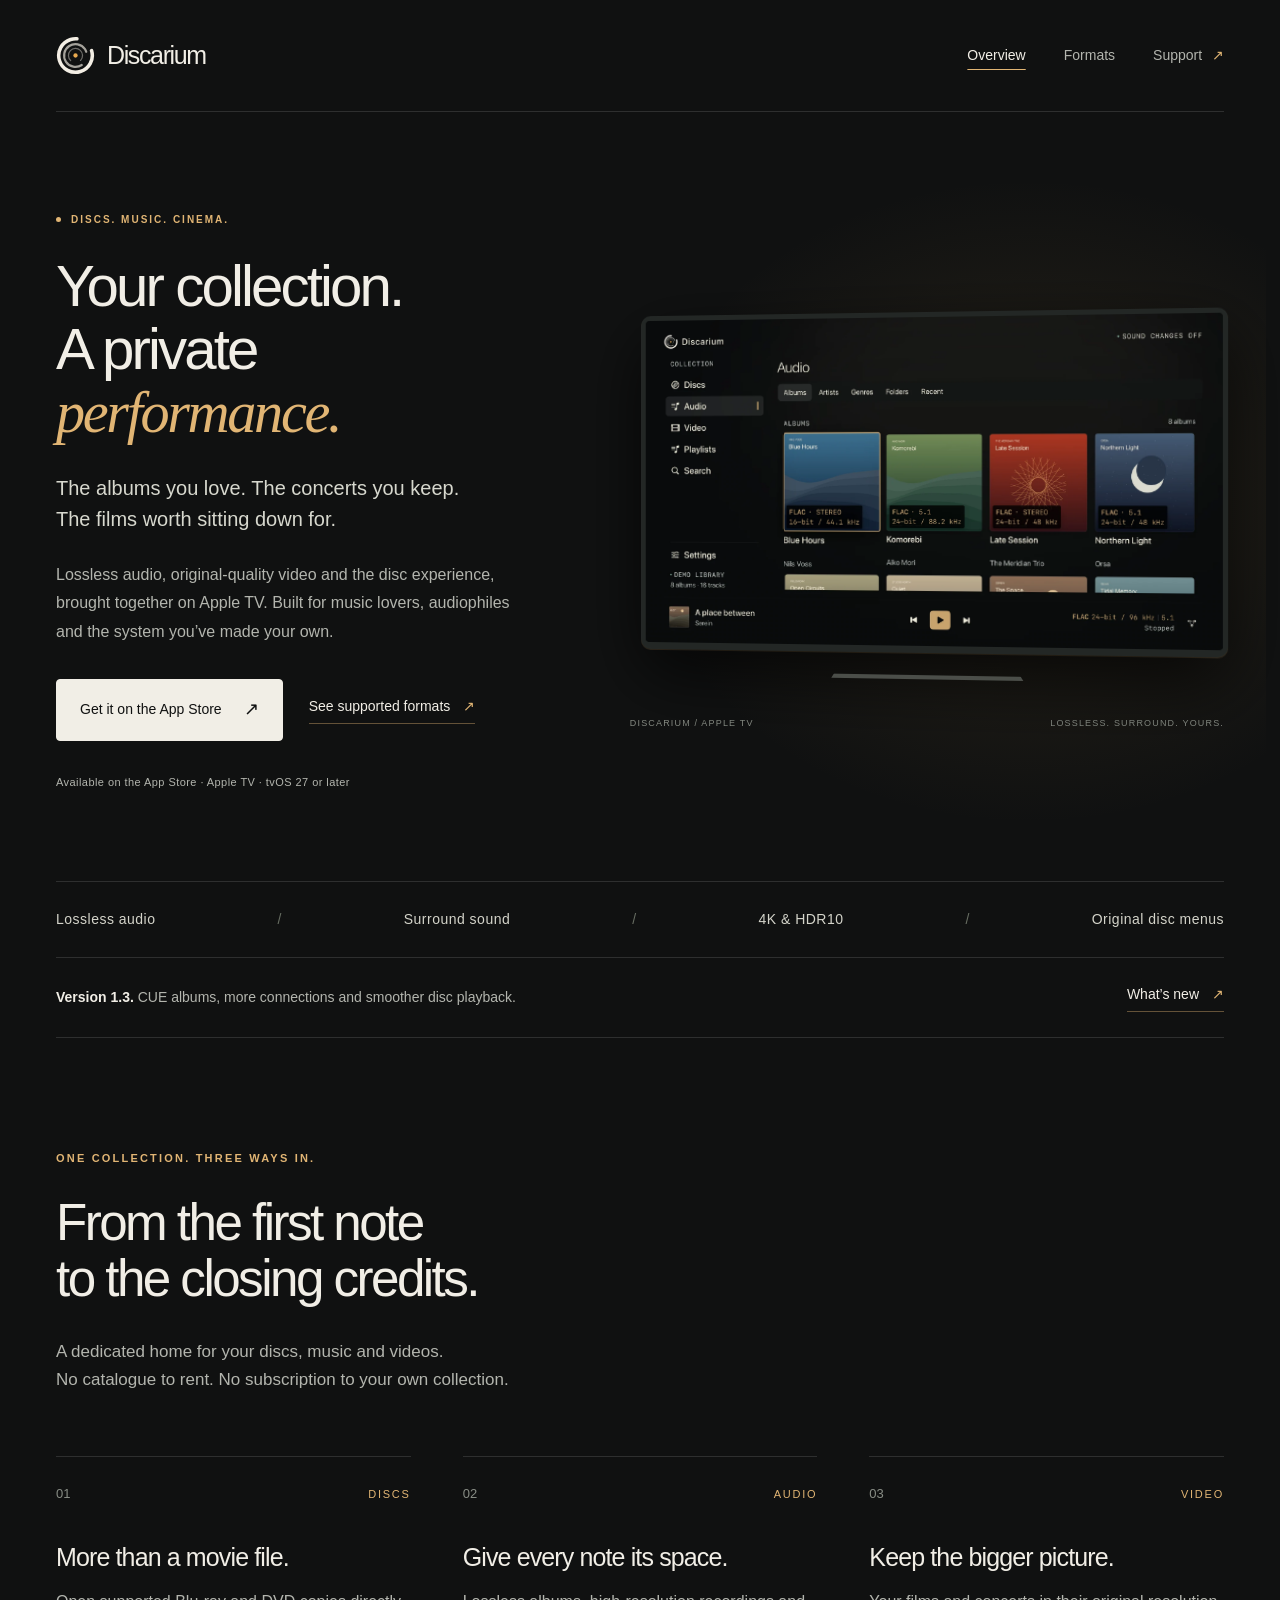
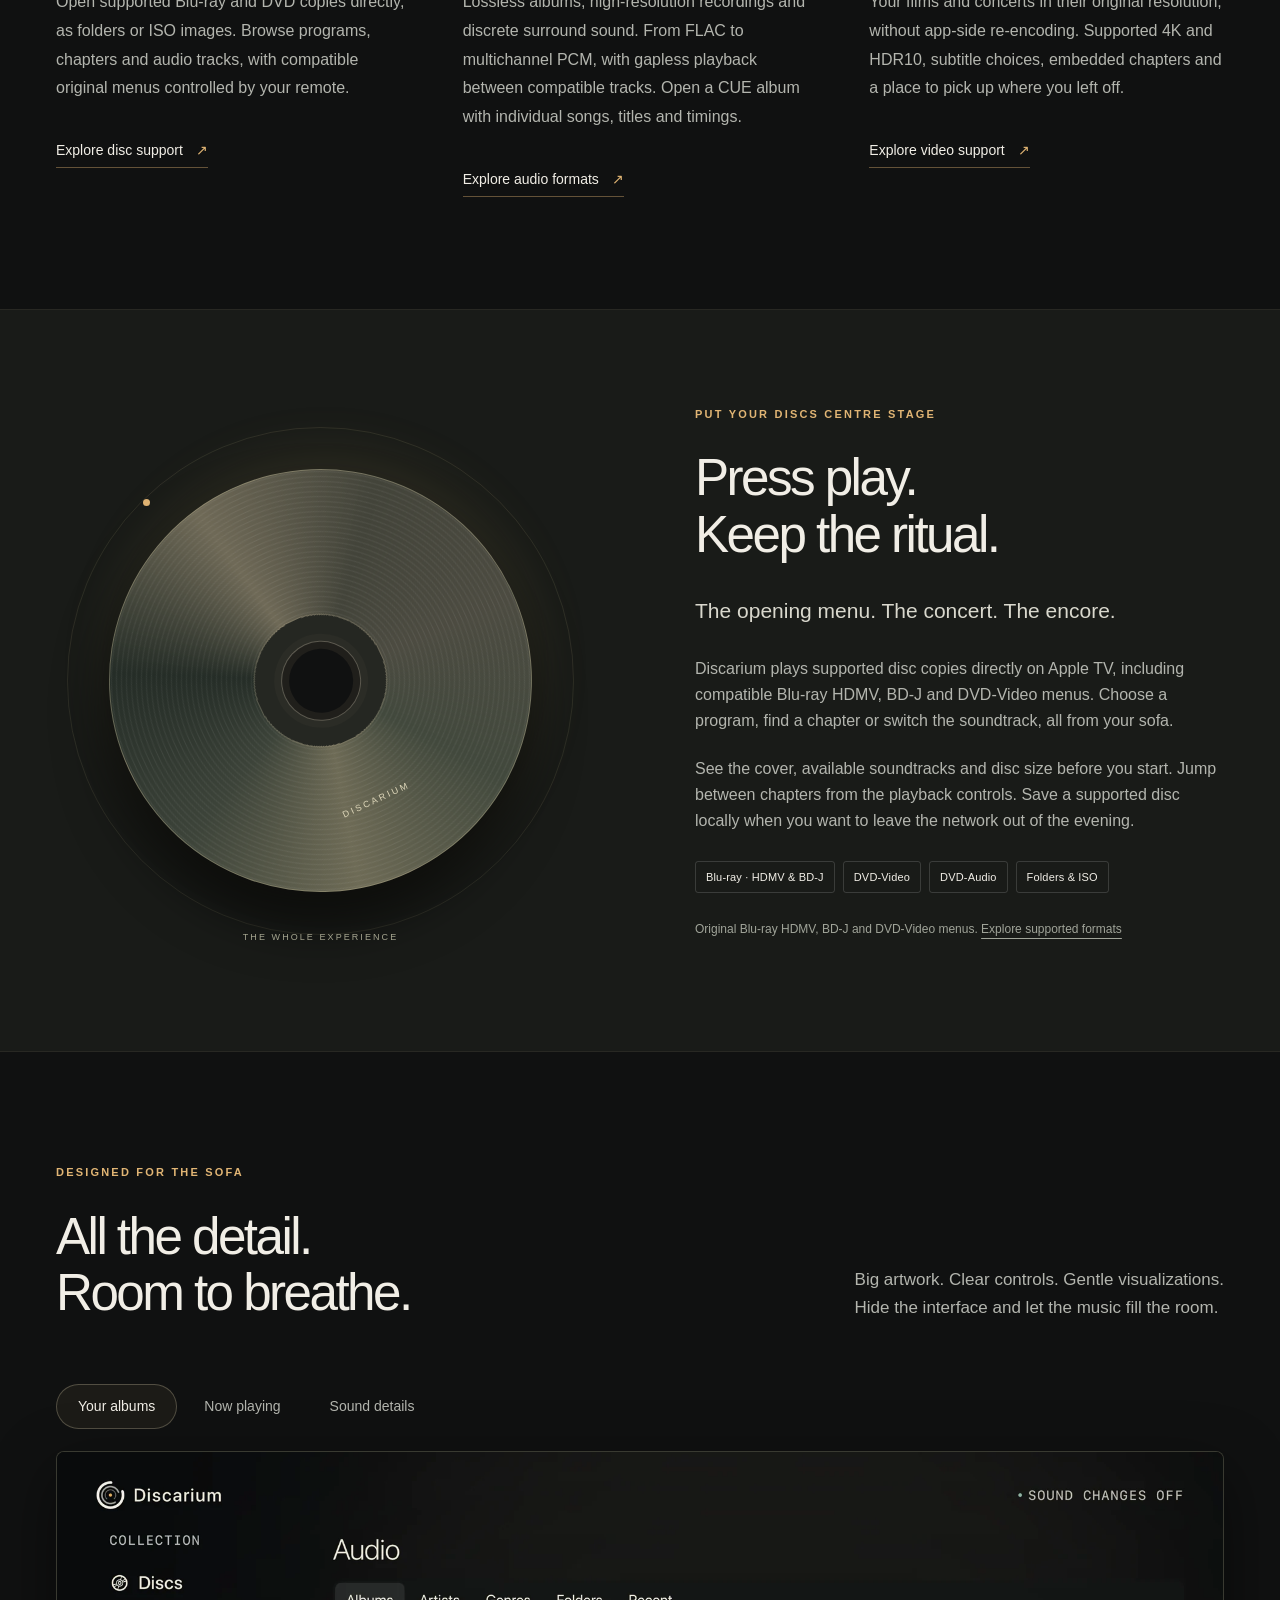
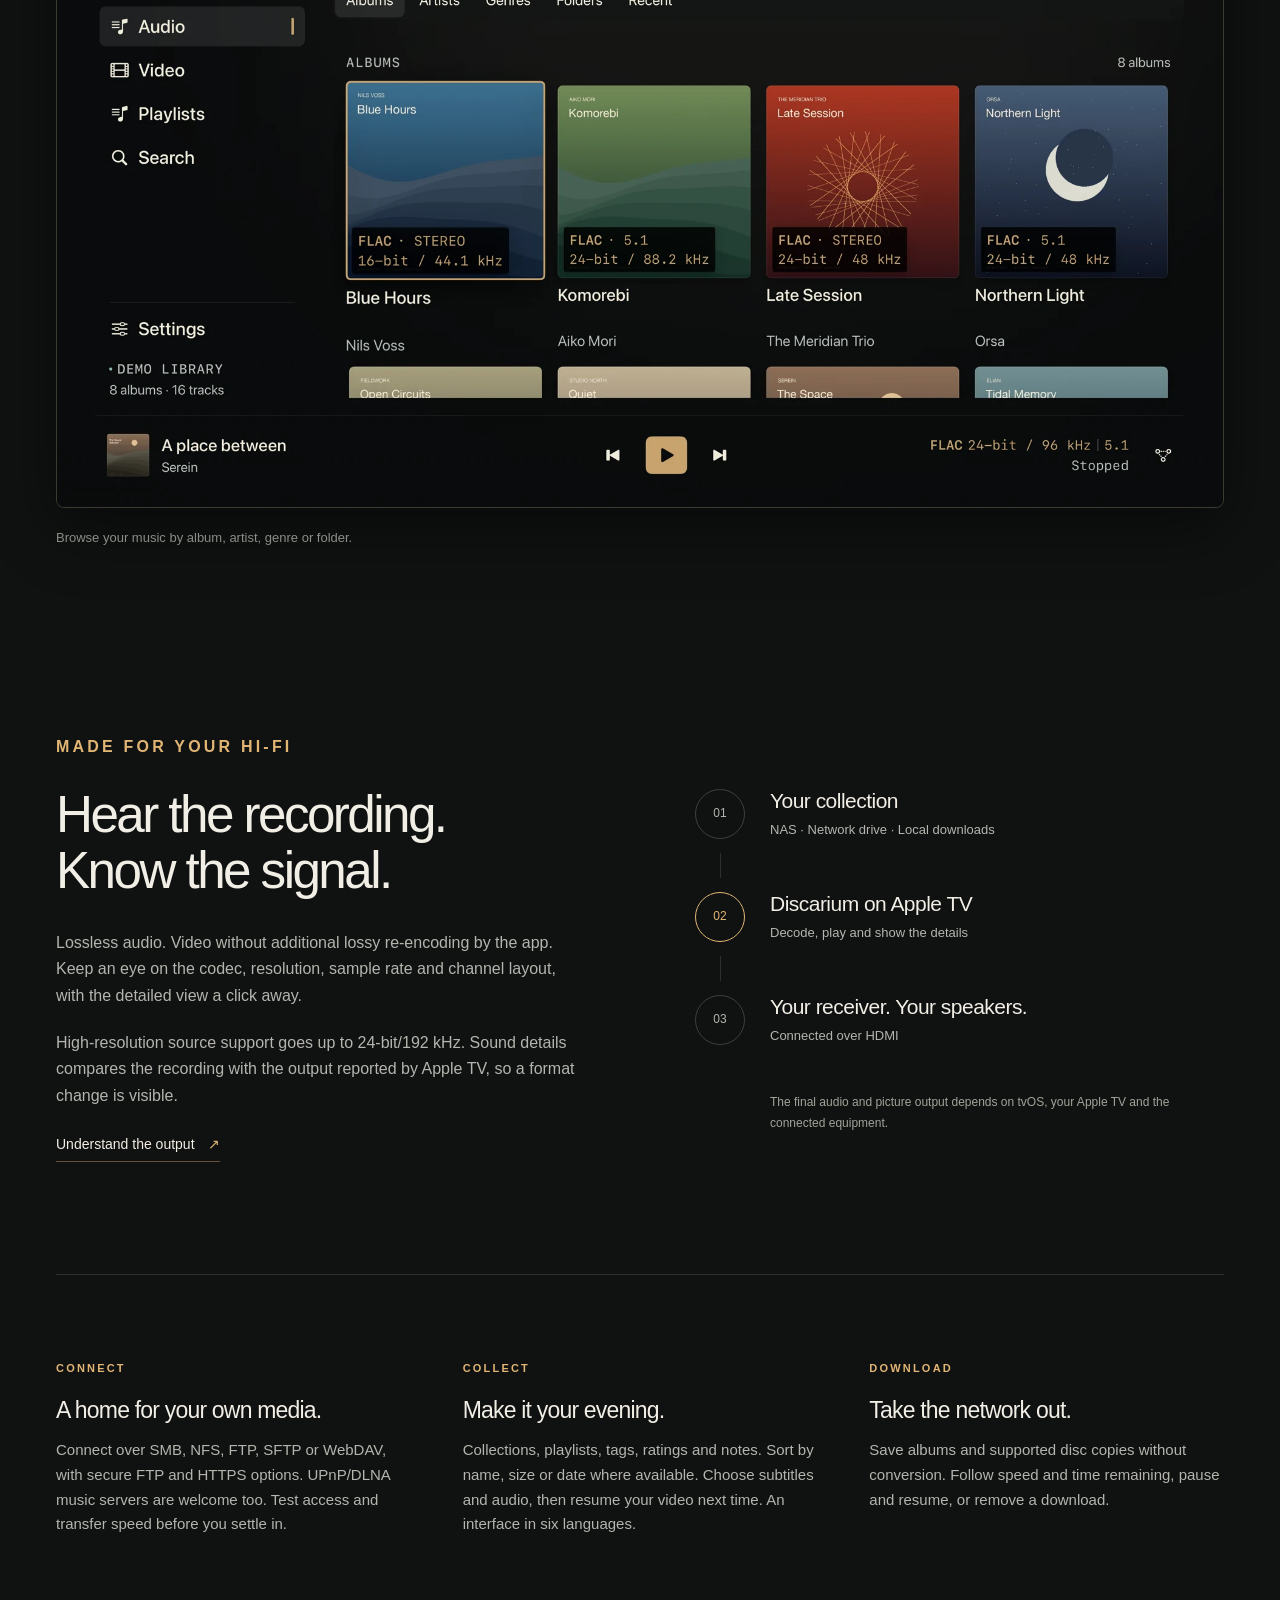
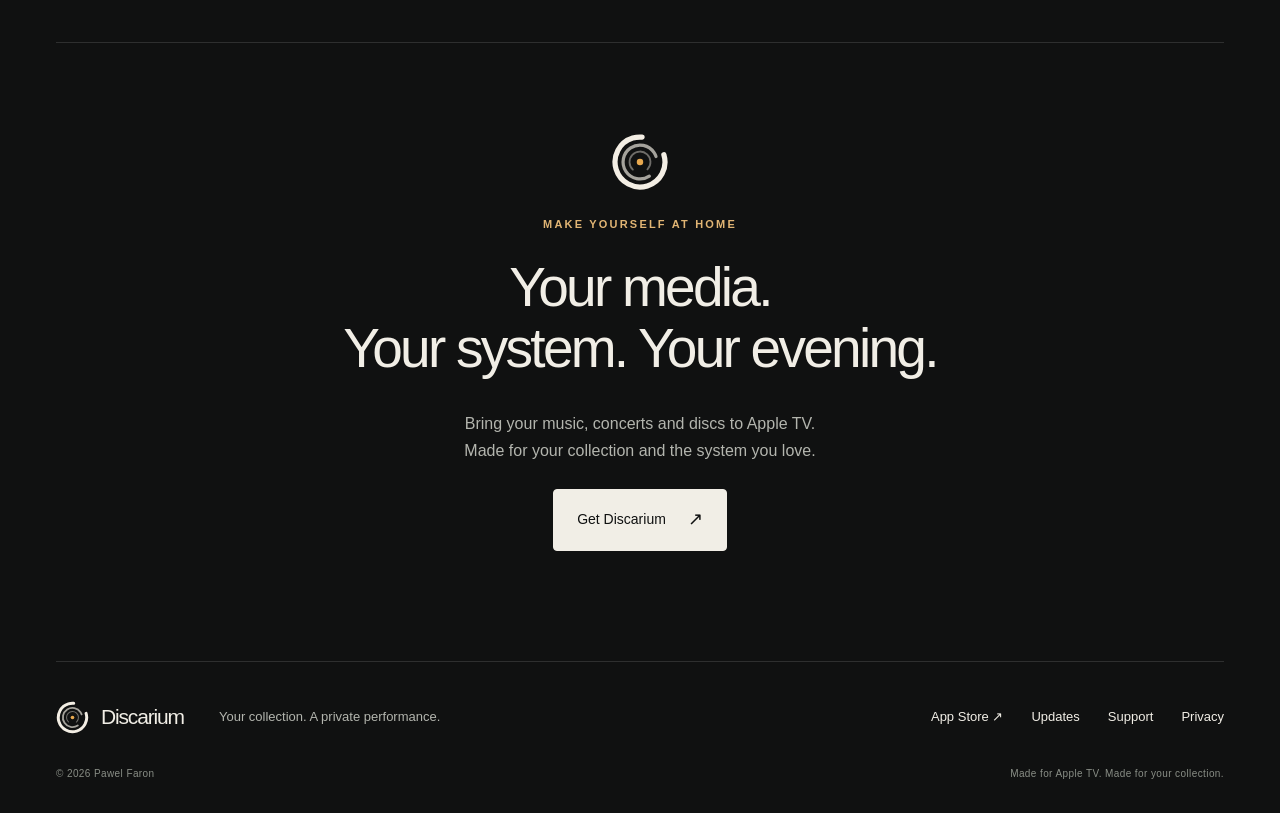
<file: site/index.html>
<!doctype html>
<html lang="en">
<head>
  <meta charset="utf-8">
  <meta name="viewport" content="width=device-width, initial-scale=1">
  <meta name="color-scheme" content="dark">
  <meta name="theme-color" content="#101111">
  <title>Discarium — Your collection. A private performance.</title>
  <meta name="description" content="Lossless audio, original-quality video and compatible Blu-ray and DVD menus. Your own music and film collection, on Apple TV.">
  <link rel="canonical" href="https://pawelfaron.github.io/DiscariumWebPage/">
  <meta property="og:type" content="website">
  <meta property="og:site_name" content="Discarium">
  <meta property="og:title" content="Discarium — Your collection. A private performance.">
  <meta property="og:description" content="Lossless audio, original-quality video and compatible Blu-ray and DVD menus. Your own music and film collection, on Apple TV.">
  <meta property="og:url" content="https://pawelfaron.github.io/DiscariumWebPage/">
  <meta property="og:image" content="https://pawelfaron.github.io/DiscariumWebPage/assets/social.jpg">
  <meta property="og:image:width" content="1200">
  <meta property="og:image:height" content="630">
  <meta property="og:image:alt" content="Discarium. Your collection. A private performance.">
  <meta name="twitter:card" content="summary_large_image">
  <link rel="icon" href="assets/favicon.svg" type="image/svg+xml">
  <link rel="stylesheet" href="assets/site.css">
  <script src="assets/site.js" defer></script>
</head>
<body class="home">
  <a class="skip-link" href="#main">Skip to content</a>
  <header class="site-header wrap">
    <a class="brand" href="./" aria-label="Discarium home"><img src="assets/mark.svg" alt="" width="39" height="39"><span>Discarium</span></a>
    <nav aria-label="Main navigation">
      <a href="./" aria-current="page">Overview</a>
      <a href="compatibility.html">Formats</a>
      <a href="support.html">Support <span aria-hidden="true">↗</span></a>
    </nav>
  </header>
  <main id="main"><section class="hero wrap" aria-labelledby="hero-title">
  <div class="hero-copy">
    <p class="eyebrow">
      <span class="status-dot"></span> DISCS. MUSIC. CINEMA.
    </p>
    <h1 id="hero-title">
      Your collection.<br />A private<br /><em>performance.</em>
    </h1>
    <p class="hero-intro">
      The albums you love. The concerts you keep.<br class="desktop-break" />
      The films worth sitting down for.
    </p>
    <p class="hero-description">
      Lossless audio, original-quality video and the disc experience, brought
      together on Apple TV. Built for music lovers, audiophiles and the system
      you’ve made your own.
    </p>
    <div class="actions">
      <a class="button" href="https://apps.apple.com/app/id6819356965"
        >Get it on the App Store <span aria-hidden="true">↗</span></a
      ><a class="text-link" href="compatibility.html"
        >See supported formats <span aria-hidden="true">↗</span></a
      >
    </div>
    <p class="platform">Available on the App Store · Apple TV · tvOS 27 or later</p>
  </div>
  <div class="hero-visual">
    <div class="ambient" aria-hidden="true"></div>
    <figure class="television">
      <img
        src="assets/audio.webp"
        width="1920"
        height="1080"
        fetchpriority="high"
        alt="Discarium’s Audio collection on Apple TV, with albums, sound formats and playback controls"
      />
    </figure>
    <div class="visual-caption">
      <span>DISCARIUM / APPLE TV</span><span>LOSSLESS. SURROUND. YOURS.</span>
    </div>
  </div>
</section>
<div class="format-strip wrap" aria-label="Feature highlights">
  <span>Lossless audio</span><i aria-hidden="true">/</i
  ><span>Surround sound</span><i aria-hidden="true">/</i><span>4K & HDR10</span
  ><i aria-hidden="true">/</i><span>Original disc menus</span>
</div>

<section class="release-preview wrap" aria-label="App updates">
  <p><strong>Version 1.3.</strong> CUE albums, more connections and smoother disc playback.</p>
  <a class="text-link" href="updates.html">What’s new <span aria-hidden="true">↗</span></a>
</section>

<section
  class="section wrap"
  id="experience"
  aria-labelledby="experience-title"
>
  <div class="section-heading">
    <p class="eyebrow">ONE COLLECTION. THREE WAYS IN.</p>
    <h2 id="experience-title">
      From the first note<br />to the closing credits.
    </h2>
    <p>
      A dedicated home for your discs, music and videos.<br />No catalogue to
      rent. No subscription to your own collection.
    </p>
  </div>
  <div class="three-columns">
    <article class="feature">
      <div class="feature-top">
        <span class="number">01</span><span class="feature-type">DISCS</span>
      </div>
      <h3>More than a movie file.</h3>
      <p>
        Open supported Blu-ray and DVD copies directly, as folders or ISO
        images. Browse programs, chapters and audio tracks, with compatible
        original menus controlled by your remote.
      </p>
      <a class="text-link" href="compatibility.html#discs"
        >Explore disc support <span aria-hidden="true">↗</span></a
      >
    </article>
    <article class="feature">
      <div class="feature-top">
        <span class="number">02</span><span class="feature-type">AUDIO</span>
      </div>
      <h3>Give every note its space.</h3>
      <p>
        Lossless albums, high-resolution recordings and discrete surround sound.
        From FLAC to multichannel PCM, with gapless playback between compatible
        tracks. Open a CUE album with individual songs, titles and timings.
      </p>
      <a class="text-link" href="compatibility.html#audio"
        >Explore audio formats <span aria-hidden="true">↗</span></a
      >
    </article>
    <article class="feature">
      <div class="feature-top">
        <span class="number">03</span><span class="feature-type">VIDEO</span>
      </div>
      <h3>Keep the bigger picture.</h3>
      <p>
        Your films and concerts in their original resolution, without app-side
        re-encoding. Supported 4K and HDR10, subtitle choices, embedded chapters
        and a place to pick up where you left off.
      </p>
      <a class="text-link" href="compatibility.html#video"
        >Explore video support <span aria-hidden="true">↗</span></a
      >
    </article>
  </div>
</section>

<section class="disc-feature" aria-labelledby="disc-title">
  <div class="wrap split">
    <div class="disc-art" aria-hidden="true">
      <div class="disc">
        <span class="disc-center"></span
        ><span class="disc-wordmark">DISCARIUM</span>
      </div>
      <span class="disc-orbit"></span
      ><span class="disc-small-label">THE WHOLE EXPERIENCE</span>
    </div>
    <div>
      <p class="eyebrow">PUT YOUR DISCS CENTRE STAGE</p>
      <h2 id="disc-title">Press play.<br />Keep the ritual.</h2>
      <p class="large-copy">The opening menu. The concert. The encore.</p>
      <p>
        Discarium plays supported disc copies directly on Apple TV, including
        compatible Blu-ray HDMV, BD-J and DVD-Video menus. Choose a program, find a
        chapter or switch the soundtrack, all from your sofa.
      </p>
      <p>
        See the cover, available soundtracks and disc size before you start.
        Jump between chapters from the playback controls. Save a supported
        disc locally when you want to leave the network out of the evening.
      </p>
      <div class="tags">
        <span>Blu-ray · HDMV & BD-J</span><span>DVD-Video</span><span>DVD-Audio</span
        ><span>Folders & ISO</span>
      </div>
      <p class="fine-print">
        Original Blu-ray HDMV, BD-J and DVD-Video menus.
        <a href="compatibility.html#discs">Explore supported formats</a>
      </p>
    </div>
  </div>
</section>

<section class="section wrap" aria-labelledby="gallery-title">
  <div class="section-heading gallery-heading">
    <div>
      <p class="eyebrow">DESIGNED FOR THE SOFA</p>
      <h2 id="gallery-title">All the detail.<br />Room to breathe.</h2>
    </div>
    <p>
      Big artwork. Clear controls. Gentle visualizations.<br />Hide the
      interface and let the music fill the room.
    </p>
  </div>
  <div class="gallery" data-gallery>
    <div class="gallery-controls" aria-label="App screenshots" hidden>
      <button
        type="button"
        data-gallery-image="assets/audio.webp"
        data-gallery-alt="Discarium’s Audio section with original demo albums and album artwork"
        data-gallery-caption="Browse your music by album, artist, genre or folder."
        aria-pressed="true"
      >
        Your albums
      </button>
      <button
        type="button"
        data-gallery-image="assets/player.webp"
        data-gallery-alt="Discarium’s music player, showing playback controls, a visualization and source and output audio information"
        data-gallery-caption="Playback, sound information and visualizations, together."
        aria-pressed="false"
      >
        Now playing
      </button>
      <button
        type="button"
        data-gallery-image="assets/details.webp"
        data-gallery-alt="Discarium’s Sound details view comparing the source format and output reported by Apple TV"
        data-gallery-caption="Compare the source with the output reported by tvOS. Your HDMI result depends on your equipment."
        aria-pressed="false"
      >
        Sound details
      </button>
    </div>
    <figure>
      <img
        id="gallery-image"
        src="assets/audio.webp"
        alt="Discarium’s Audio section with original demo albums and album artwork"
        width="1920"
        height="1080"
        loading="lazy"
      />
      <figcaption id="gallery-caption" aria-live="polite">
        Browse your music by album, artist, genre or folder.
      </figcaption>
    </figure>
  </div>
</section>

<section class="signal-section wrap" aria-labelledby="signal-title">
  <div class="split">
    <div>
      <p class="eyebrow">MADE FOR YOUR HI-FI</p>
      <h2 id="signal-title">Hear the recording.<br />Know the signal.</h2>
      <p>
        Lossless audio. Video without additional lossy re-encoding by the app.
        Keep an eye on the codec, resolution, sample rate and channel layout,
        with the detailed view a click away.
      </p>
      <p>
        High-resolution source support goes up to 24-bit/192 kHz. Sound details
        compares the recording with the output reported by Apple TV, so a format
        change is visible.
      </p>
      <a class="text-link" href="compatibility.html#output"
        >Understand the output <span aria-hidden="true">↗</span></a
      >
    </div>
    <div
      class="signal-diagram"
      aria-label="Playback path: your collection, Discarium on Apple TV, HDMI receiver and speakers"
    >
      <div>
        <span class="signal-node">01</span>
        <div>
          <h3>Your collection</h3>
          <p>NAS · Network drive · Local downloads</p>
        </div>
      </div>
      <div>
        <span class="signal-node accent">02</span>
        <div>
          <h3>Discarium on Apple TV</h3>
          <p>Decode, play and show the details</p>
        </div>
      </div>
      <div>
        <span class="signal-node">03</span>
        <div>
          <h3>Your receiver. Your speakers.</h3>
          <p>Connected over HDMI</p>
        </div>
      </div>
      <p class="fine-print">
        The final audio and picture output depends on tvOS, your Apple TV and
        the connected equipment.
      </p>
    </div>
  </div>
</section>

<section class="section wrap smaller-section" aria-label="Collection features">
  <div class="three-columns compact-features">
    <article>
      <span class="eyebrow">CONNECT</span>
      <h3>A home for your own media.</h3>
      <p>
        Connect over SMB, NFS, FTP, SFTP or WebDAV, with secure FTP and HTTPS
        options. UPnP/DLNA music servers are welcome too. Test access and
        transfer speed before you settle in.
      </p>
    </article>
    <article>
      <span class="eyebrow">COLLECT</span>
      <h3>Make it your evening.</h3>
      <p>
        Collections, playlists, tags, ratings and notes. Sort by name, size or
        date where available. Choose subtitles and audio, then resume your
        video next time. An interface in six languages.
      </p>
    </article>
    <article>
      <span class="eyebrow">DOWNLOAD</span>
      <h3>Take the network out.</h3>
      <p>
        Save albums and supported disc copies without conversion. Follow speed
        and time remaining, pause and resume, or remove a download.
      </p>
    </article>
  </div>
</section>

<section class="closing wrap">
  <img src="assets/mark.svg" alt="" width="58" height="58" />
  <p class="eyebrow">MAKE YOURSELF AT HOME</p>
  <h2>Your media.<br />Your system. Your evening.</h2>
  <p>
    Bring your music, concerts and discs to Apple TV.<br />Made for your
    collection and the system you love.
  </p>
  <a class="button" href="https://apps.apple.com/app/id6819356965"
    >Get Discarium <span aria-hidden="true">↗</span></a
  >
</section>
</main>
  <footer class="site-footer wrap">
    <div class="footer-top">
      <a class="brand" href="./"><img src="assets/mark.svg" alt="" width="33" height="33"><span>Discarium</span></a>
      <p>Your collection. A private performance.</p>
      <nav aria-label="Footer navigation"><a href="https://apps.apple.com/app/id6819356965">App Store ↗</a><a href="updates.html">Updates</a><a href="support.html">Support</a><a href="privacy.html">Privacy</a></nav>
    </div>
    <div class="footer-bottom"><span>© 2026 Pawel Faron</span><span>Made for Apple TV. Made for your collection.</span></div>
  </footer>
</body>
</html>
</file>
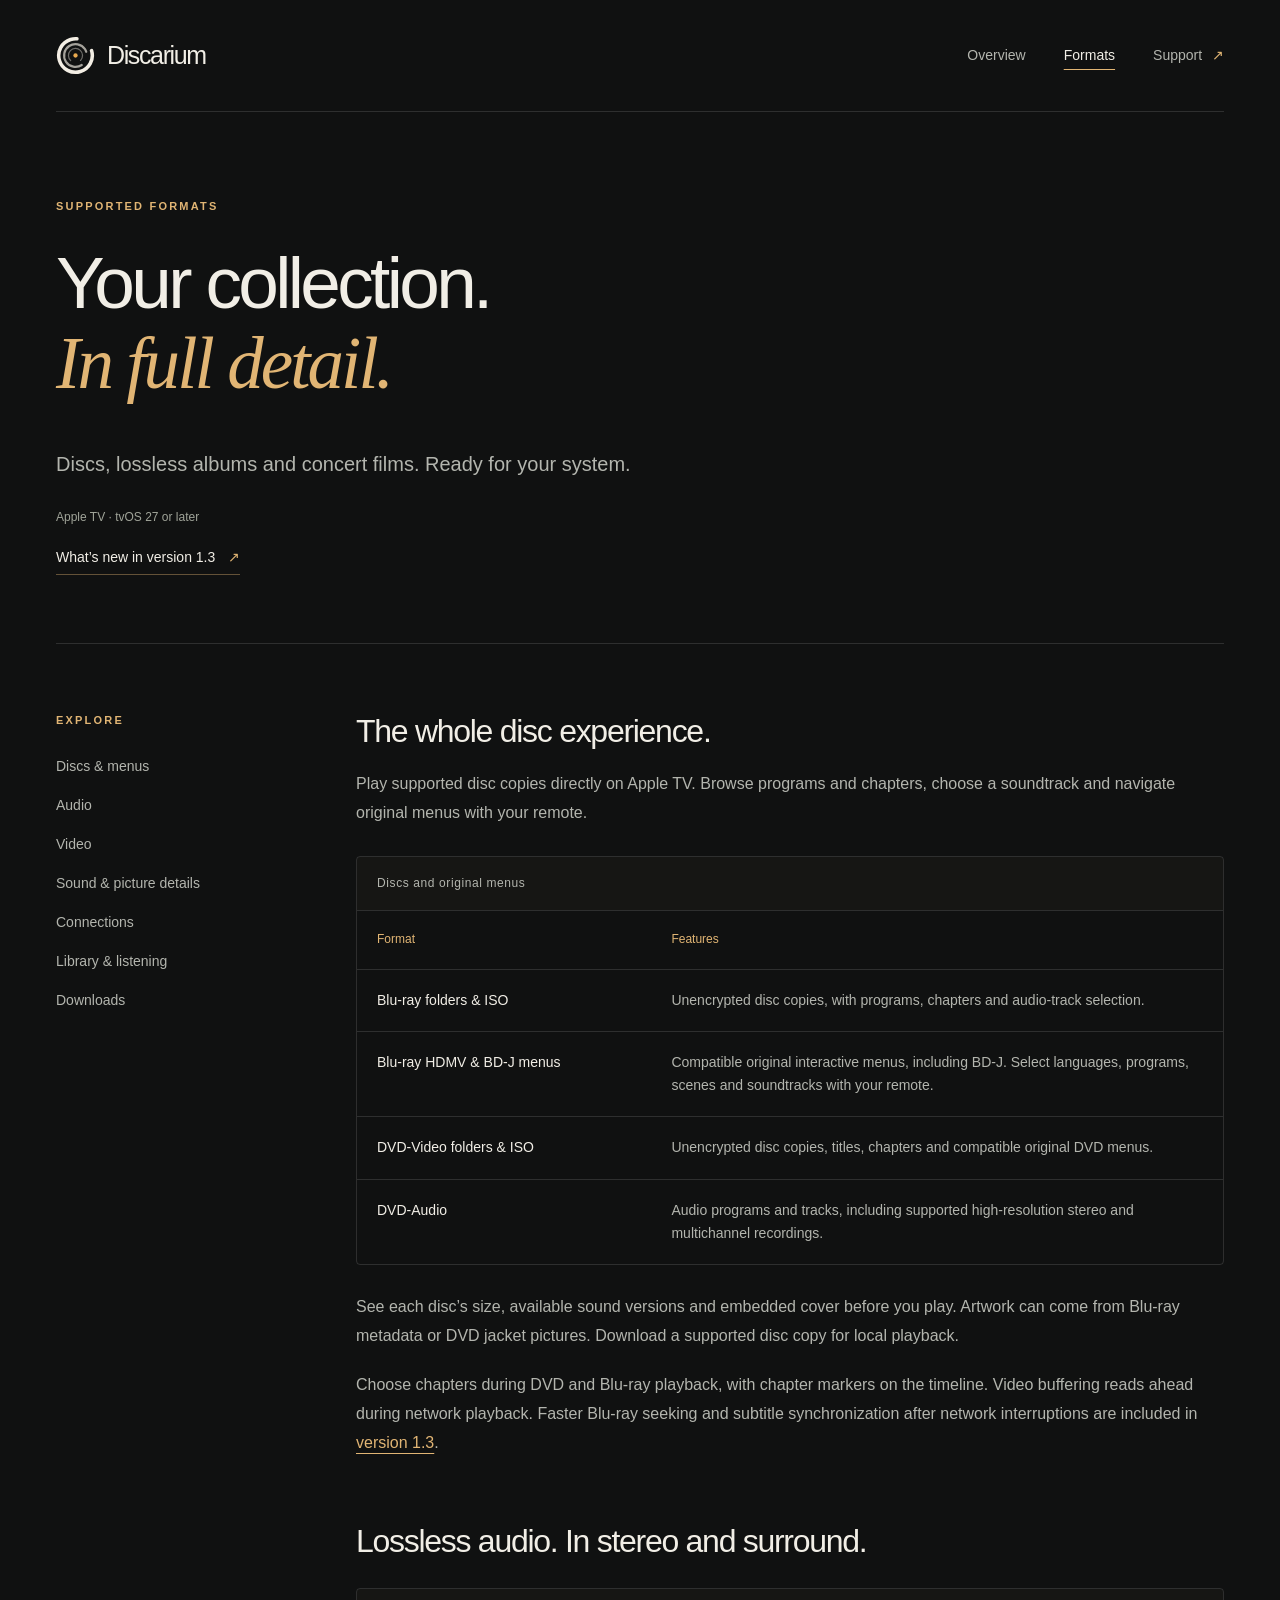
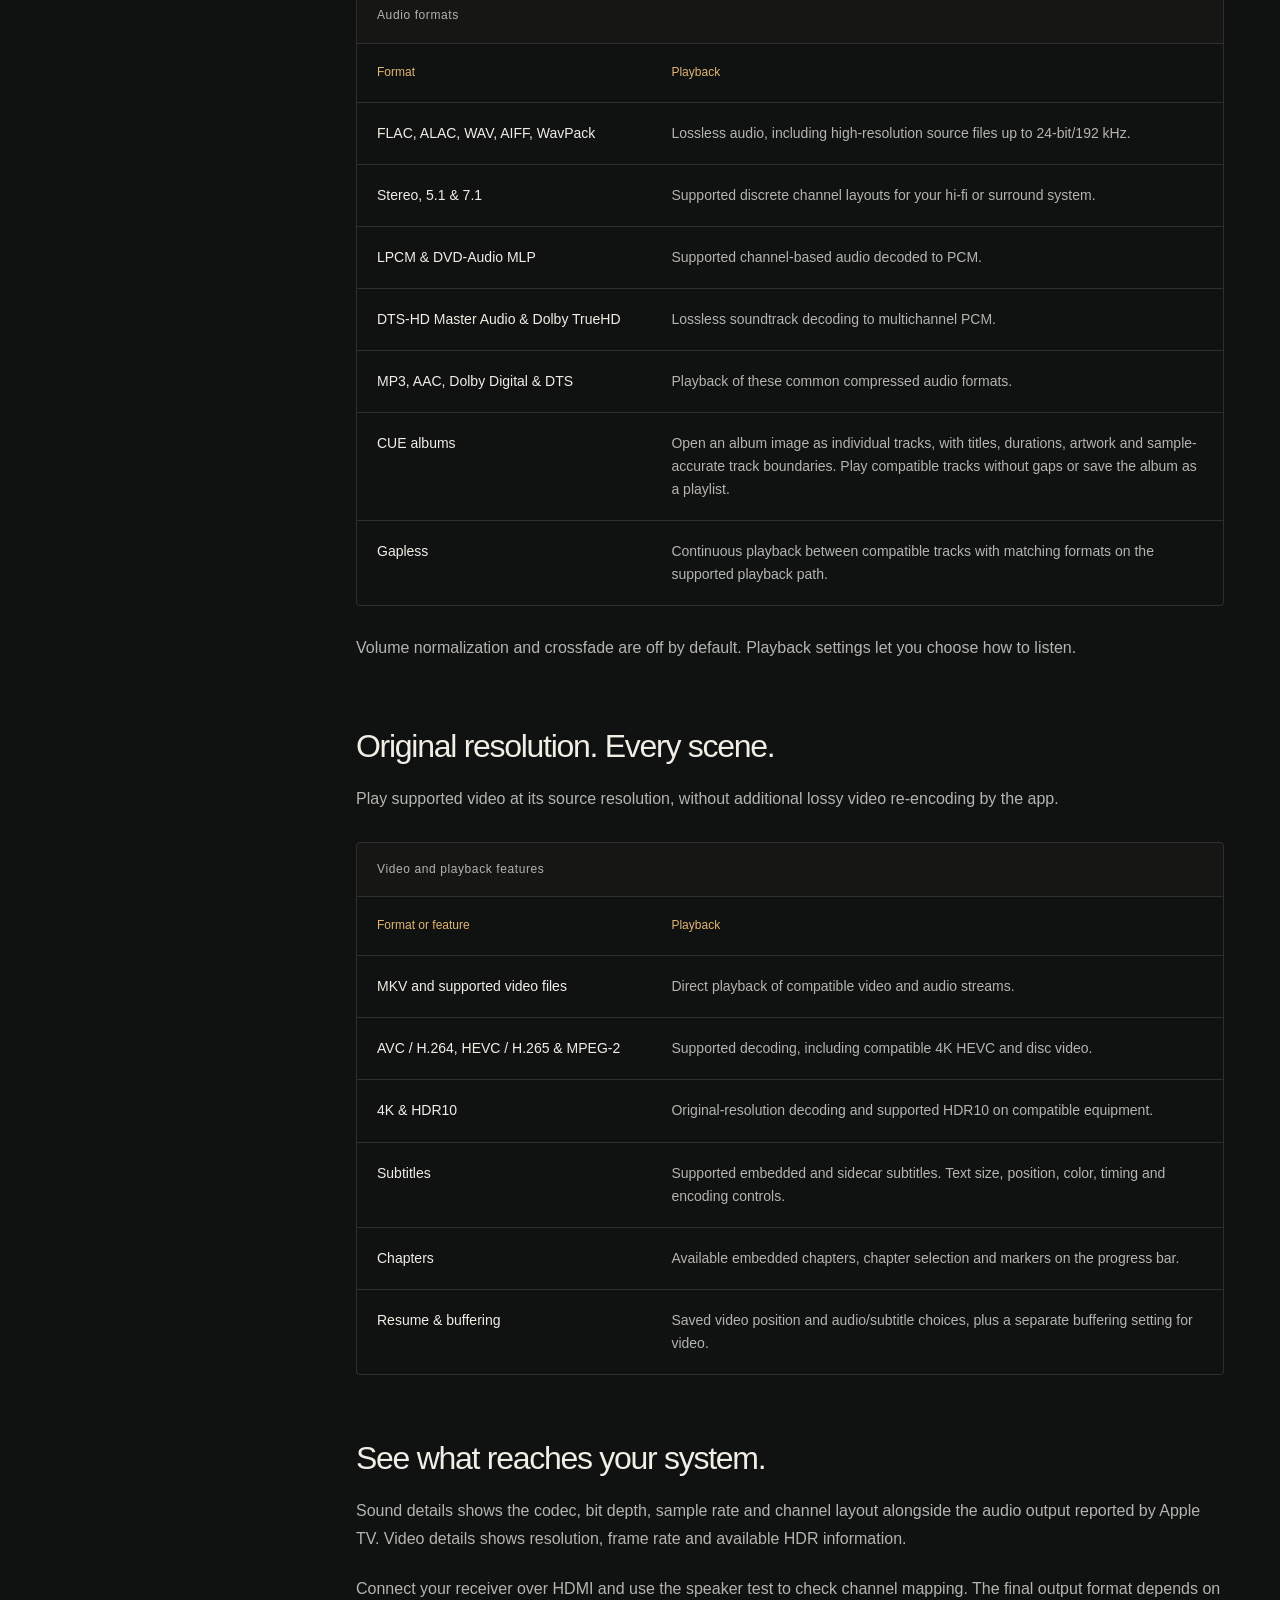
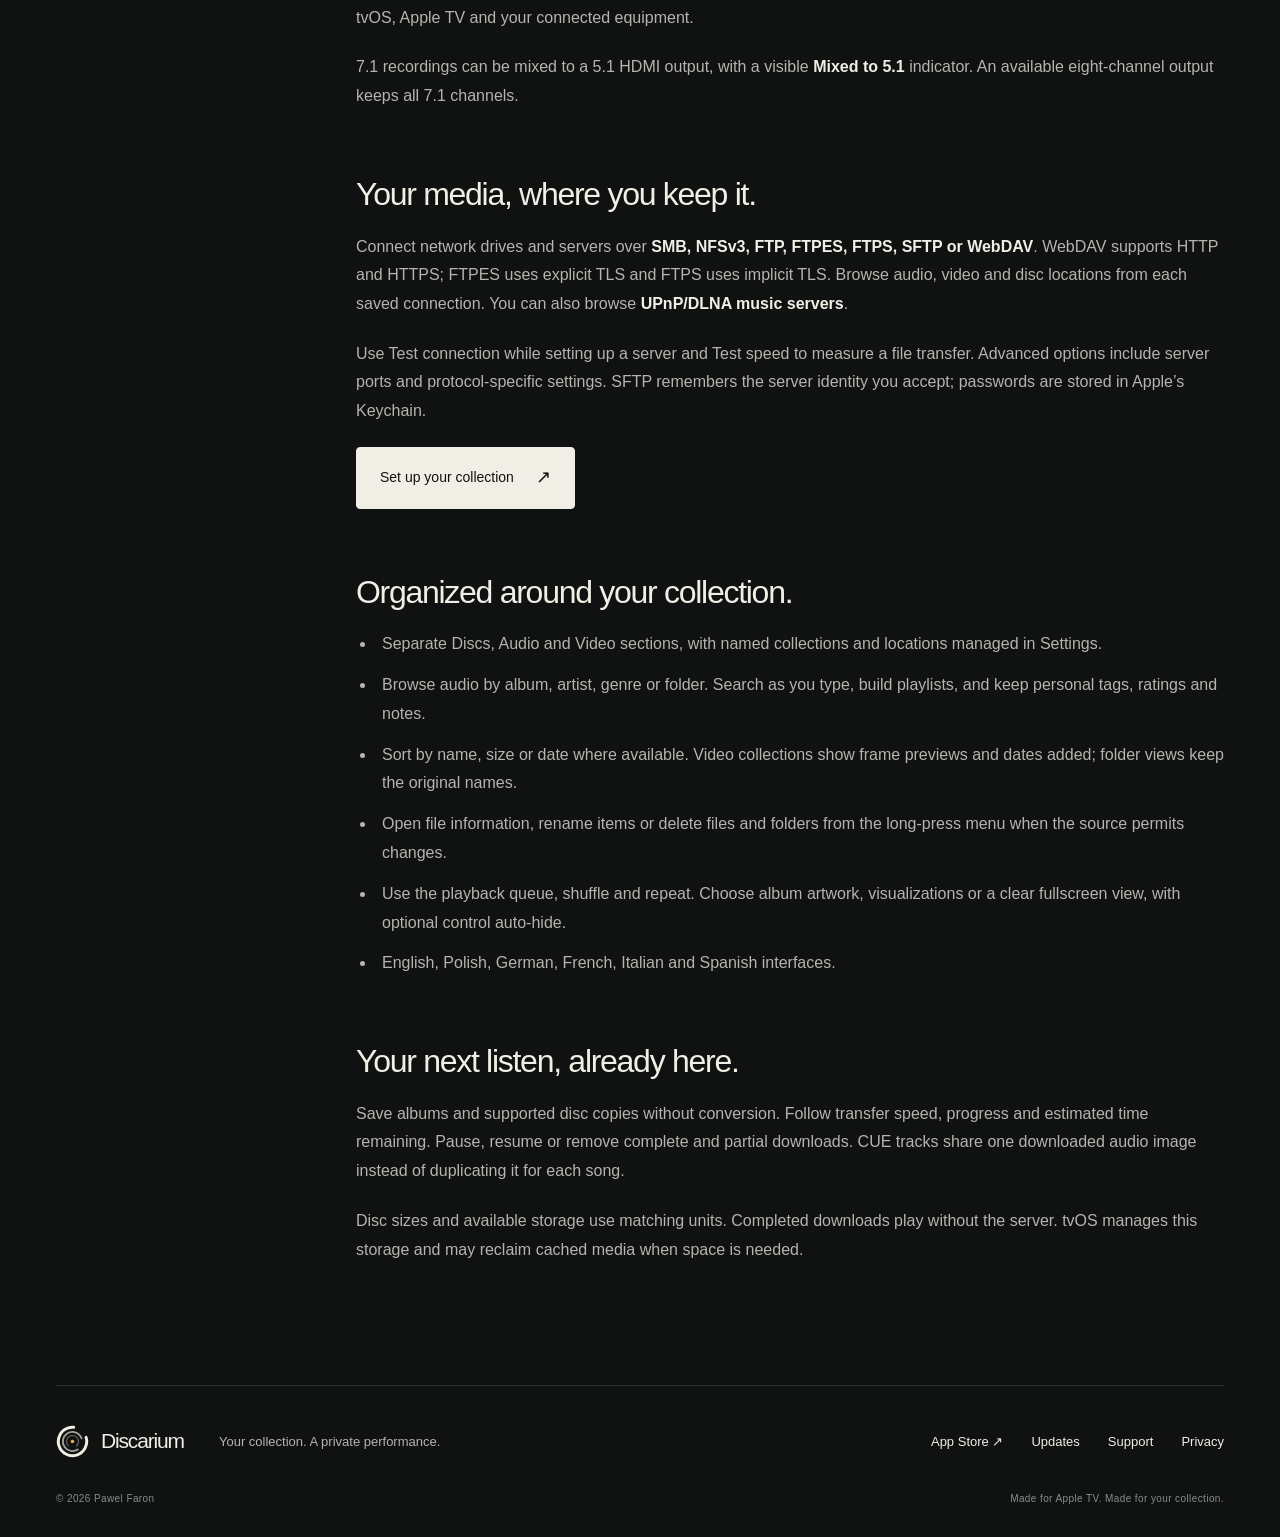
<file: site/compatibility.html>
<!doctype html>
<html lang="en">
<head>
  <meta charset="utf-8">
  <meta name="viewport" content="width=device-width, initial-scale=1">
  <meta name="color-scheme" content="dark">
  <meta name="theme-color" content="#101111">
  <title>Formats &amp; compatibility — Discarium</title>
  <meta name="description" content="Audio, video and disc formats supported by Discarium on Apple TV, including lossless surround sound, HDR10 and original disc menus.">
  <link rel="canonical" href="https://pawelfaron.github.io/DiscariumWebPage/compatibility.html">
  <meta property="og:type" content="website">
  <meta property="og:site_name" content="Discarium">
  <meta property="og:title" content="Formats &amp; compatibility — Discarium">
  <meta property="og:description" content="Audio, video and disc formats supported by Discarium on Apple TV, including lossless surround sound, HDR10 and original disc menus.">
  <meta property="og:url" content="https://pawelfaron.github.io/DiscariumWebPage/compatibility.html">
  <meta property="og:image" content="https://pawelfaron.github.io/DiscariumWebPage/assets/social.jpg">
  <meta property="og:image:width" content="1200">
  <meta property="og:image:height" content="630">
  <meta property="og:image:alt" content="Discarium. Your collection. A private performance.">
  <meta name="twitter:card" content="summary_large_image">
  <link rel="icon" href="assets/favicon.svg" type="image/svg+xml">
  <link rel="stylesheet" href="assets/site.css">
  <script src="assets/site.js" defer></script>
</head>
<body class="document">
  <a class="skip-link" href="#main">Skip to content</a>
  <header class="site-header wrap">
    <a class="brand" href="./" aria-label="Discarium home"><img src="assets/mark.svg" alt="" width="39" height="39"><span>Discarium</span></a>
    <nav aria-label="Main navigation">
      <a href="./">Overview</a>
      <a href="compatibility.html" aria-current="page">Formats</a>
      <a href="support.html">Support <span aria-hidden="true">↗</span></a>
    </nav>
  </header>
  <main id="main"><section class="page-heading wrap">
  <p class="eyebrow">SUPPORTED FORMATS</p>
  <h1>Your collection.<br /><em>In full detail.</em></h1>
  <p>Discs, lossless albums and concert films. Ready for your system.</p>
  <p class="fine-print">Apple TV · tvOS 27 or later</p>
  <a class="text-link" href="updates.html">What’s new in version 1.3 <span aria-hidden="true">↗</span></a>
</section>
<div class="document-layout wrap">
  <nav class="on-this-page" aria-label="On this page">
    <span class="eyebrow">EXPLORE</span><a href="#discs">Discs & menus</a
    ><a href="#audio">Audio</a><a href="#video">Video</a
    ><a href="#output">Sound & picture details</a
    ><a href="#connections">Connections</a><a href="#library">Library & listening</a>
    <a href="#downloads">Downloads</a>
  </nav>
  <div class="document-body">
    <section id="discs">
      <h2>The whole disc experience.</h2>
      <p>
        Play supported disc copies directly on Apple TV. Browse programs and
        chapters, choose a soundtrack and navigate original menus with your
        remote.
      </p>
      <div
        class="table-scroll"
        tabindex="0"
        role="region"
        aria-label="Disc formats"
      >
        <table>
          <caption>
            Discs and original menus
          </caption>
          <thead>
            <tr>
              <th scope="col">Format</th>
              <th scope="col">Features</th>
            </tr>
          </thead>
          <tbody>
            <tr>
              <th scope="row">Blu-ray folders & ISO</th>
              <td>
                Unencrypted disc copies, with programs, chapters and audio-track
                selection.
              </td>
            </tr>
            <tr>
              <th scope="row">Blu-ray HDMV & BD-J menus</th>
              <td>
                Compatible original interactive menus, including BD-J. Select
                languages, programs, scenes and soundtracks with your remote.
              </td>
            </tr>
            <tr>
              <th scope="row">DVD-Video folders & ISO</th>
              <td>
                Unencrypted disc copies, titles, chapters and compatible
                original DVD menus.
              </td>
            </tr>
            <tr>
              <th scope="row">DVD-Audio</th>
              <td>
                Audio programs and tracks, including supported high-resolution
                stereo and multichannel recordings.
              </td>
            </tr>
          </tbody>
        </table>
      </div>
      <p>
        See each disc’s size, available sound versions and embedded cover before
        you play. Artwork can come from Blu-ray metadata or DVD jacket pictures.
        Download a supported disc copy for local playback.
      </p>
      <p>
        Choose chapters during DVD and Blu-ray playback, with chapter markers
        on the timeline. Video buffering reads ahead during network playback.
        Faster Blu-ray seeking and subtitle synchronization after network
        interruptions are included in <a href="updates.html#version-1-3">version 1.3</a>.
      </p>
    </section>
    <section id="audio">
      <h2>Lossless audio. In stereo and surround.</h2>
      <div
        class="table-scroll"
        tabindex="0"
        role="region"
        aria-label="Audio formats"
      >
        <table>
          <caption>
            Audio formats
          </caption>
          <thead>
            <tr>
              <th scope="col">Format</th>
              <th scope="col">Playback</th>
            </tr>
          </thead>
          <tbody>
            <tr>
              <th scope="row">FLAC, ALAC, WAV, AIFF, WavPack</th>
              <td>
                Lossless audio, including high-resolution source files up to
                24-bit/192 kHz.
              </td>
            </tr>
            <tr>
              <th scope="row">Stereo, 5.1 & 7.1</th>
              <td>
                Supported discrete channel layouts for your hi-fi or surround
                system.
              </td>
            </tr>
            <tr>
              <th scope="row">LPCM & DVD-Audio MLP</th>
              <td>Supported channel-based audio decoded to PCM.</td>
            </tr>
            <tr>
              <th scope="row">DTS-HD Master Audio & Dolby TrueHD</th>
              <td>Lossless soundtrack decoding to multichannel PCM.</td>
            </tr>
            <tr>
              <th scope="row">MP3, AAC, Dolby Digital & DTS</th>
              <td>Playback of these common compressed audio formats.</td>
            </tr>
            <tr>
              <th scope="row">CUE albums</th>
              <td>Open an album image as individual tracks, with titles, durations,
                artwork and sample-accurate track boundaries. Play compatible
                tracks without gaps or save the album as a playlist.</td>
            </tr>
            <tr>
              <th scope="row">Gapless</th>
              <td>
                Continuous playback between compatible tracks with matching
                formats on the supported playback path.
              </td>
            </tr>
          </tbody>
        </table>
      </div>
      <p>
        Volume normalization and crossfade are off by default. Playback settings
        let you choose how to listen.
      </p>
    </section>
    <section id="video">
      <h2>Original resolution. Every scene.</h2>
      <p>
        Play supported video at its source resolution, without additional lossy
        video re-encoding by the app.
      </p>
      <div
        class="table-scroll"
        tabindex="0"
        role="region"
        aria-label="Video formats"
      >
        <table>
          <caption>
            Video and playback features
          </caption>
          <thead>
            <tr>
              <th scope="col">Format or feature</th>
              <th scope="col">Playback</th>
            </tr>
          </thead>
          <tbody>
            <tr>
              <th scope="row">MKV and supported video files</th>
              <td>Direct playback of compatible video and audio streams.</td>
            </tr>
            <tr>
              <th scope="row">AVC / H.264, HEVC / H.265 & MPEG-2</th>
              <td>
                Supported decoding, including compatible 4K HEVC and disc video.
              </td>
            </tr>
            <tr>
              <th scope="row">4K & HDR10</th>
              <td>
                Original-resolution decoding and supported HDR10 on compatible
                equipment.
              </td>
            </tr>
            <tr>
              <th scope="row">Subtitles</th>
              <td>
                Supported embedded and sidecar subtitles. Text size, position,
                color, timing and encoding controls.
              </td>
            </tr>
            <tr>
              <th scope="row">Chapters</th>
              <td>
                Available embedded chapters, chapter selection and markers on
                the progress bar.
              </td>
            </tr>
            <tr>
              <th scope="row">Resume & buffering</th>
              <td>
                Saved video position and audio/subtitle choices, plus a separate
                buffering setting for video.
              </td>
            </tr>
          </tbody>
        </table>
      </div>
    </section>
    <section id="output">
      <h2>See what reaches your system.</h2>
      <p>
        Sound details shows the codec, bit depth, sample rate and channel layout
        alongside the audio output reported by Apple TV. Video details shows
        resolution, frame rate and available HDR information.
      </p>
      <p>
        Connect your receiver over HDMI and use the speaker test to check
        channel mapping. The final output format depends on tvOS, Apple TV and
        your connected equipment.
      </p>
      <p>
        7.1 recordings can be mixed to a 5.1 HDMI output, with a visible <strong>Mixed to 5.1</strong>
        indicator. An available eight-channel output keeps all 7.1 channels.
      </p>
    </section>
    <section id="connections">
      <h2>Your media, where you keep it.</h2>
      <p>
        Connect network drives and servers over <strong>SMB, NFSv3, FTP,
        FTPES, FTPS, SFTP or WebDAV</strong>. WebDAV supports HTTP and HTTPS;
        FTPES uses explicit TLS and FTPS uses implicit TLS. Browse audio,
        video and disc locations from each saved connection. You can also
        browse <strong>UPnP/DLNA music servers</strong>.
      </p>
      <p>
        Use Test connection while setting up a server and Test speed to measure
        a file transfer. Advanced options include server ports and protocol-specific
        settings. SFTP remembers the server identity you accept; passwords are
        stored in Apple’s Keychain.
      </p>
      <a class="button" href="support.html"
        >Set up your collection <span aria-hidden="true">↗</span></a
      >
    </section>
    <section id="library">
      <h2>Organized around your collection.</h2>
      <ul>
        <li>Separate Discs, Audio and Video sections, with named collections and
          locations managed in Settings.</li>
        <li>Browse audio by album, artist, genre or folder. Search as you type,
          build playlists, and keep personal tags, ratings and notes.</li>
        <li>Sort by name, size or date where available. Video collections show
          frame previews and dates added; folder views keep the original names.</li>
        <li>Open file information, rename items or delete files and folders from
          the long-press menu when the source permits changes.</li>
        <li>Use the playback queue, shuffle and repeat. Choose album artwork,
          visualizations or a clear fullscreen view, with optional control auto-hide.</li>
        <li>English, Polish, German, French, Italian and Spanish interfaces.</li>
      </ul>
    </section>
    <section id="downloads">
      <h2>Your next listen, already here.</h2>
      <p>Save albums and supported disc copies without conversion. Follow transfer
        speed, progress and estimated time remaining. Pause, resume or remove
        complete and partial downloads. CUE tracks share one downloaded audio
        image instead of duplicating it for each song.</p>
      <p>Disc sizes and available storage use matching units. Completed downloads
        play without the server. tvOS manages this storage and may reclaim cached
        media when space is needed.</p>
    </section>
  </div>
</div>
</main>
  <footer class="site-footer wrap">
    <div class="footer-top">
      <a class="brand" href="./"><img src="assets/mark.svg" alt="" width="33" height="33"><span>Discarium</span></a>
      <p>Your collection. A private performance.</p>
      <nav aria-label="Footer navigation"><a href="https://apps.apple.com/app/id6819356965">App Store ↗</a><a href="updates.html">Updates</a><a href="support.html">Support</a><a href="privacy.html">Privacy</a></nav>
    </div>
    <div class="footer-bottom"><span>© 2026 Pawel Faron</span><span>Made for Apple TV. Made for your collection.</span></div>
  </footer>
</body>
</html>
</file>
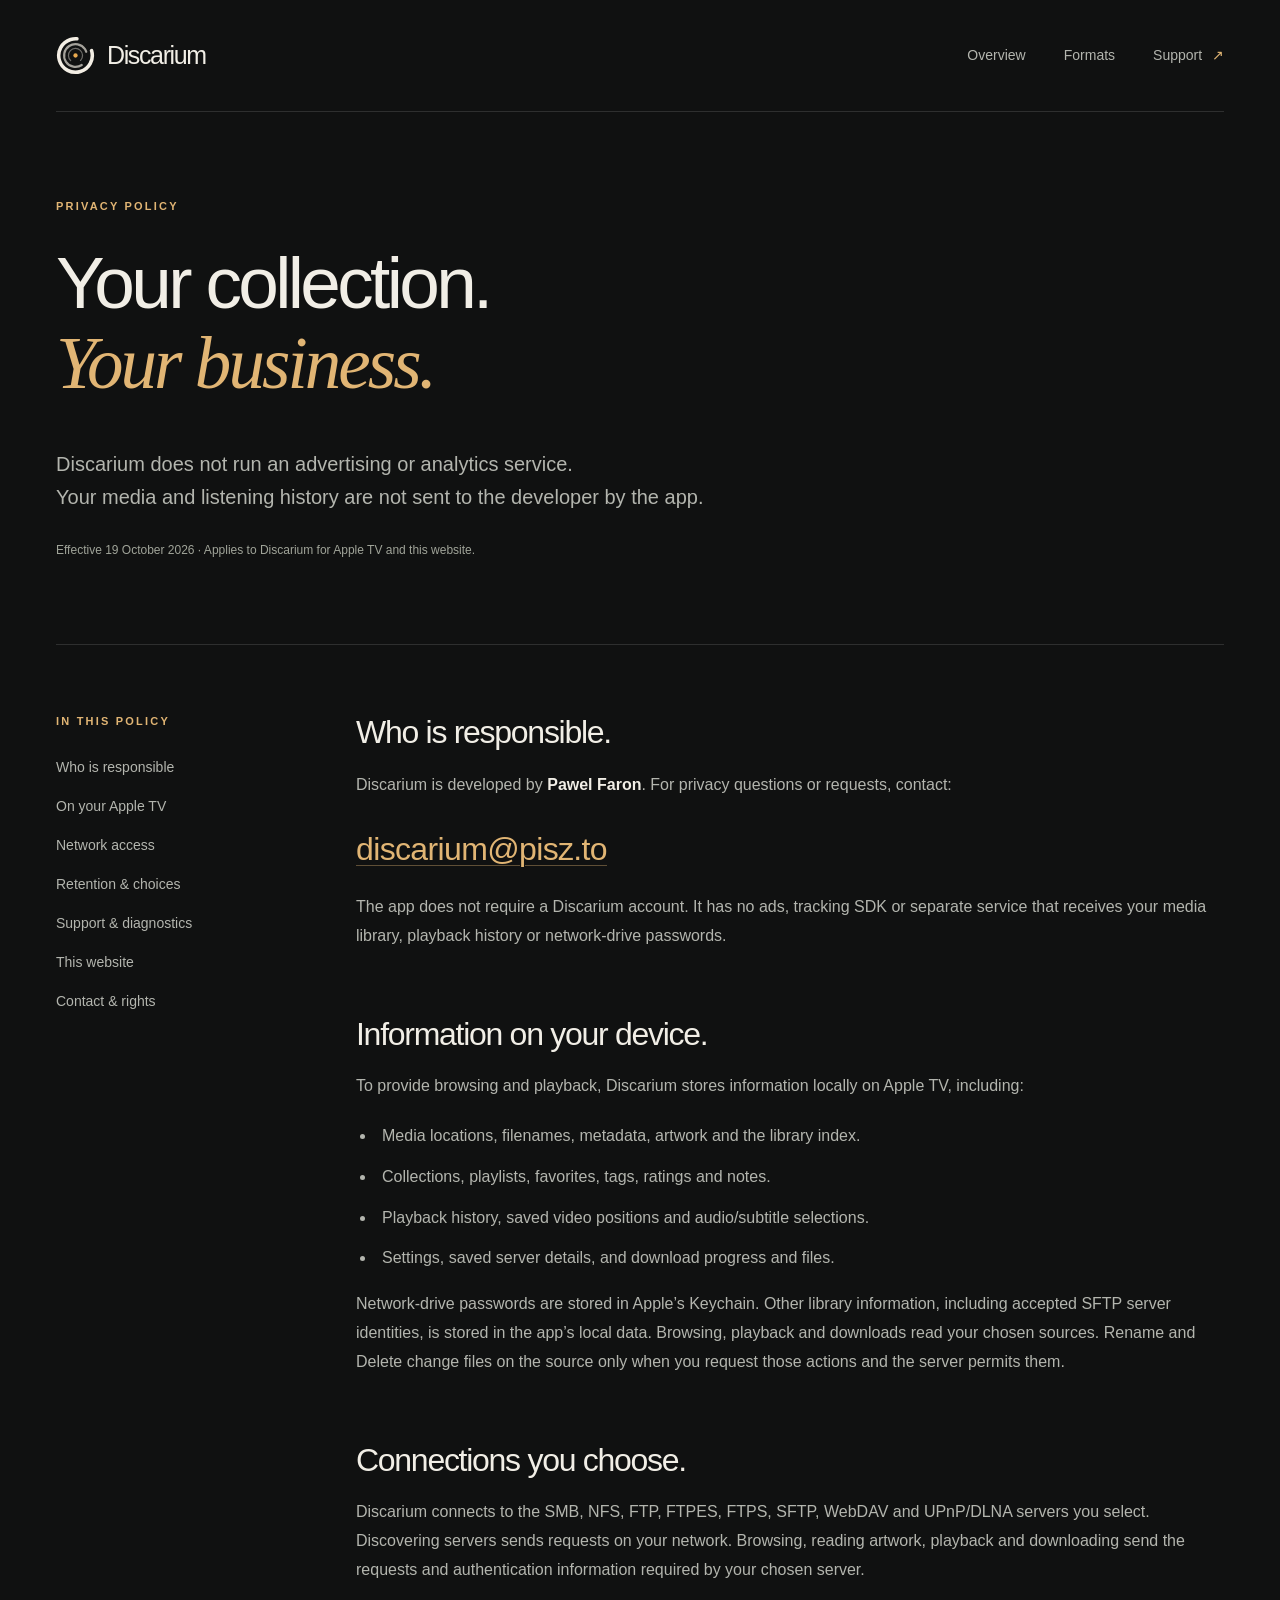
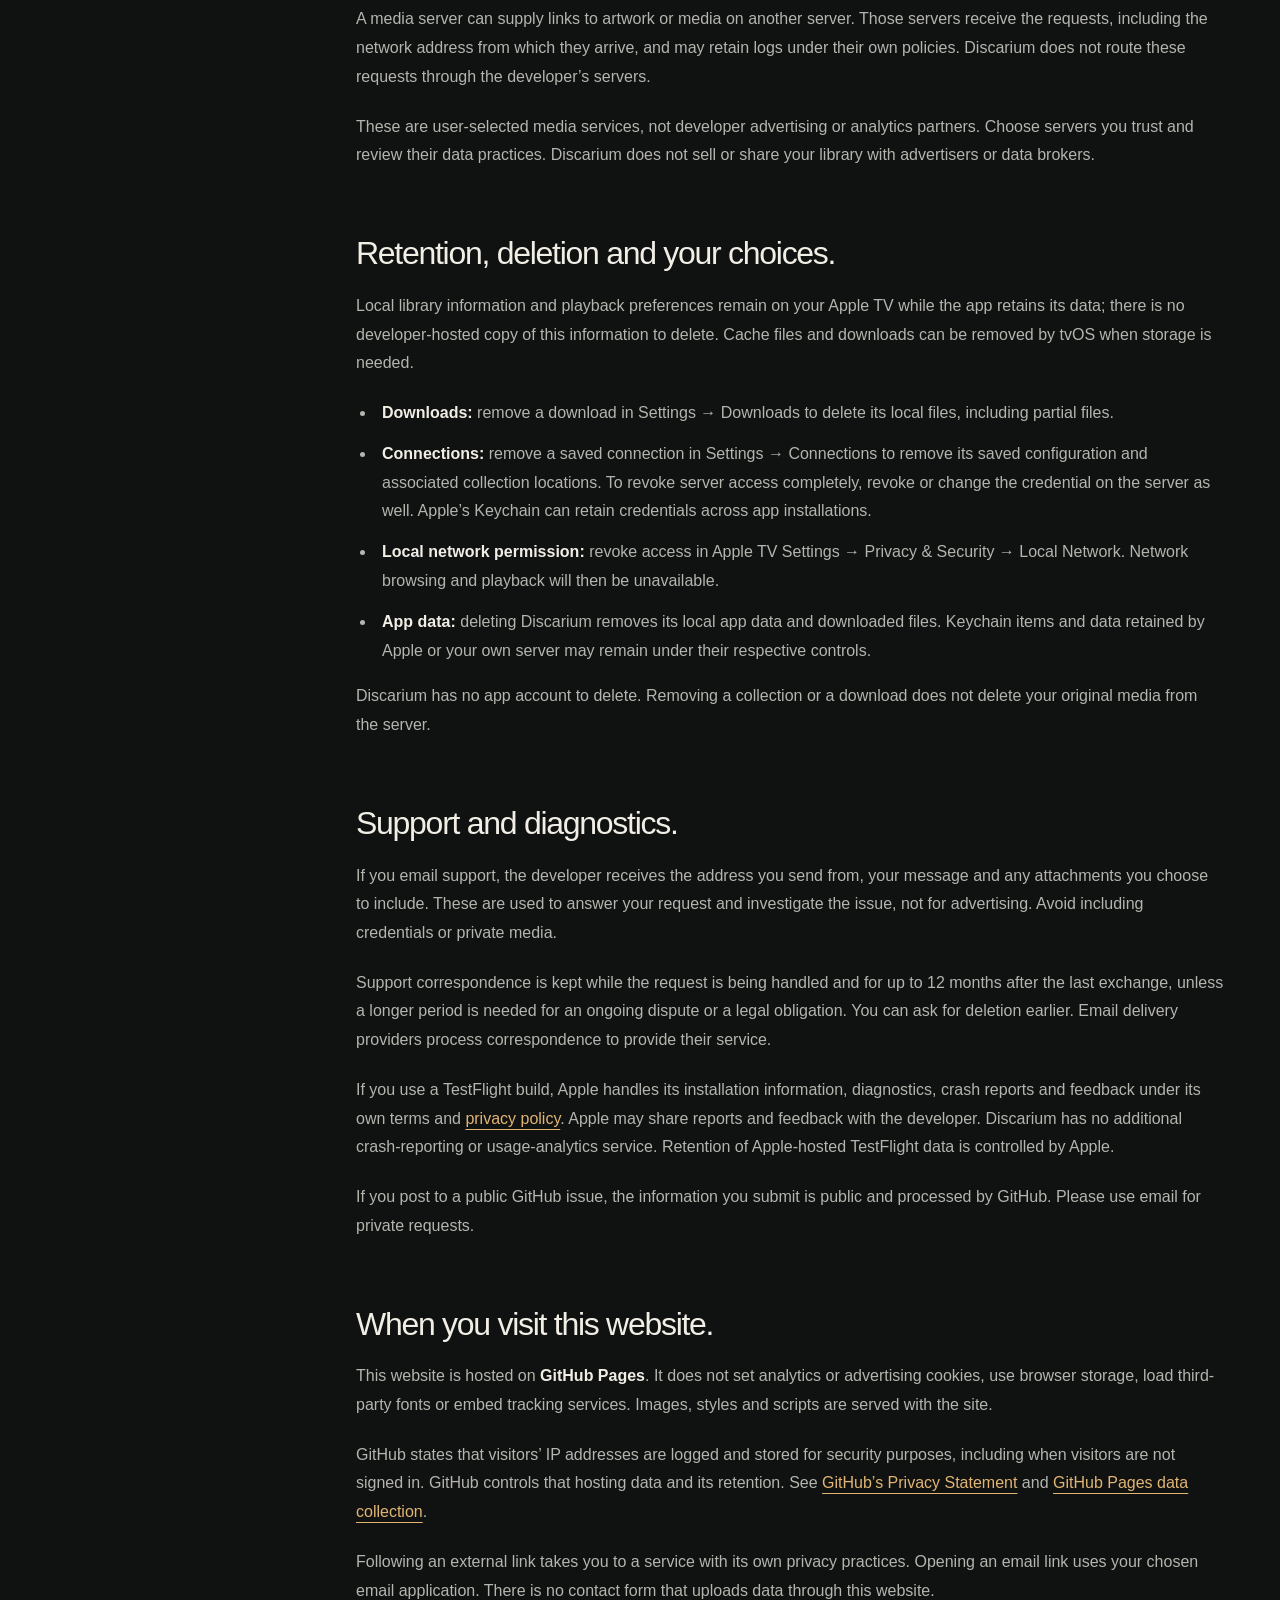
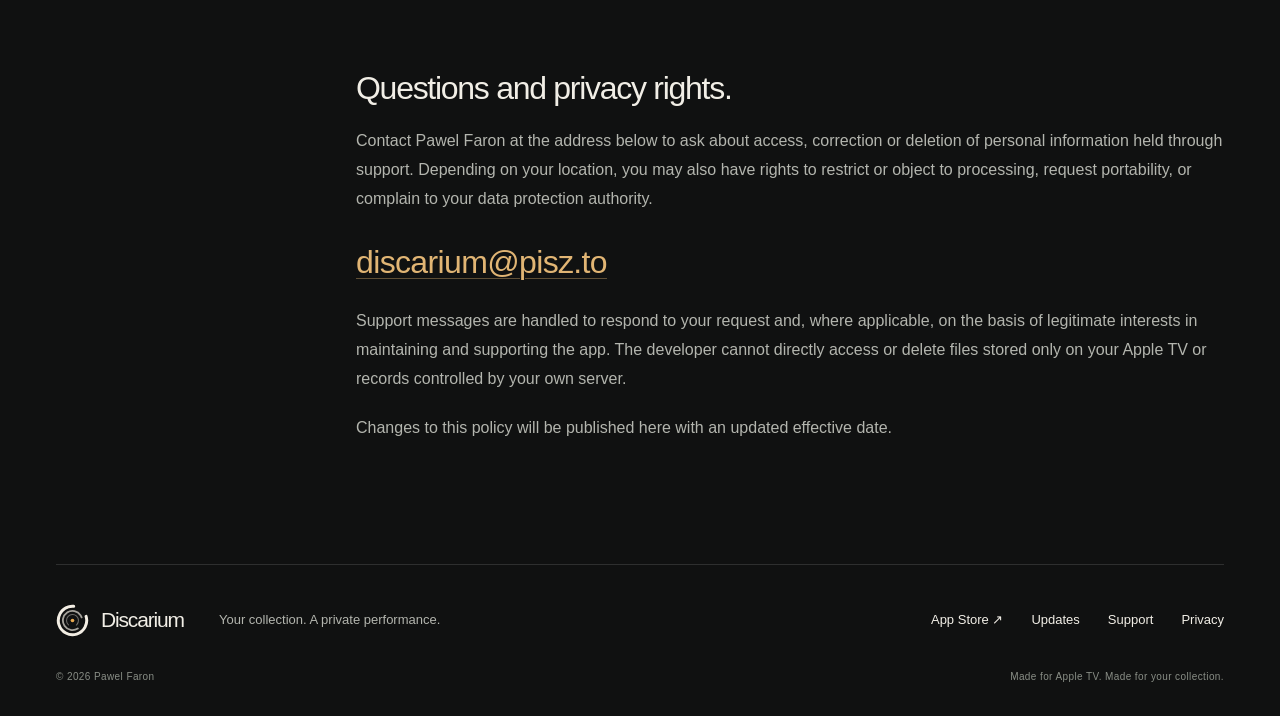
<file: site/privacy.html>
<!doctype html>
<html lang="en">
<head>
  <meta charset="utf-8">
  <meta name="viewport" content="width=device-width, initial-scale=1">
  <meta name="color-scheme" content="dark">
  <meta name="theme-color" content="#101111">
  <title>Privacy policy — Discarium</title>
  <meta name="description" content="How Discarium handles your library, network connections, playback history and support requests. Privacy choices and data deletion.">
  <link rel="canonical" href="https://pawelfaron.github.io/DiscariumWebPage/privacy.html">
  <meta property="og:type" content="website">
  <meta property="og:site_name" content="Discarium">
  <meta property="og:title" content="Privacy policy — Discarium">
  <meta property="og:description" content="How Discarium handles your library, network connections, playback history and support requests. Privacy choices and data deletion.">
  <meta property="og:url" content="https://pawelfaron.github.io/DiscariumWebPage/privacy.html">
  <meta property="og:image" content="https://pawelfaron.github.io/DiscariumWebPage/assets/social.jpg">
  <meta property="og:image:width" content="1200">
  <meta property="og:image:height" content="630">
  <meta property="og:image:alt" content="Discarium. Your collection. A private performance.">
  <meta name="twitter:card" content="summary_large_image">
  <link rel="icon" href="assets/favicon.svg" type="image/svg+xml">
  <link rel="stylesheet" href="assets/site.css">
  <script src="assets/site.js" defer></script>
</head>
<body class="document">
  <a class="skip-link" href="#main">Skip to content</a>
  <header class="site-header wrap">
    <a class="brand" href="./" aria-label="Discarium home"><img src="assets/mark.svg" alt="" width="39" height="39"><span>Discarium</span></a>
    <nav aria-label="Main navigation">
      <a href="./">Overview</a>
      <a href="compatibility.html">Formats</a>
      <a href="support.html">Support <span aria-hidden="true">↗</span></a>
    </nav>
  </header>
  <main id="main"><section class="page-heading wrap">
  <p class="eyebrow">PRIVACY POLICY</p>
  <h1>Your collection.<br /><em>Your business.</em></h1>
  <p>
    Discarium does not run an advertising or analytics service.<br />Your media
    and listening history are not sent to the developer by the app.
  </p>
  <p class="fine-print">
    Effective 19 October 2026 · Applies to Discarium for Apple TV and this website.
  </p>
</section>
<div class="document-layout wrap">
  <nav class="on-this-page" aria-label="On this page">
    <span class="eyebrow">IN THIS POLICY</span
    ><a href="#developer">Who is responsible</a
    ><a href="#device">On your Apple TV</a><a href="#network">Network access</a
    ><a href="#choices">Retention & choices</a
    ><a href="#support-data">Support & diagnostics</a
    ><a href="#website">This website</a><a href="#rights">Contact & rights</a>
  </nav>
  <div class="document-body">
    <section id="developer">
      <h2>Who is responsible.</h2>
      <p>
        Discarium is developed by <strong>Pawel Faron</strong>. For privacy
        questions or requests, contact:
      </p>
      <a class="contact-email" href="mailto:discarium@pisz.to">discarium@pisz.to</a>
      <p>
        The app does not require a Discarium account. It has no ads, tracking
        SDK or separate service that receives your media library, playback
        history or network-drive passwords.
      </p>
    </section>
    <section id="device">
      <h2>Information on your device.</h2>
      <p>
        To provide browsing and playback, Discarium stores information locally
        on Apple TV, including:
      </p>
      <ul>
        <li>
          Media locations, filenames, metadata, artwork and the library index.
        </li>
        <li>Collections, playlists, favorites, tags, ratings and notes.</li>
        <li>
          Playback history, saved video positions and audio/subtitle selections.
        </li>
        <li>
          Settings, saved server details, and download progress and files.
        </li>
      </ul>
      <p>
        Network-drive passwords are stored in Apple’s Keychain. Other library
        information, including accepted SFTP server identities, is stored in
        the app’s local data. Browsing, playback and downloads read your chosen
        sources. Rename and Delete change files on the source only when you
        request those actions and the server permits them.
      </p>
    </section>
    <section id="network">
      <h2>Connections you choose.</h2>
      <p>
        Discarium connects to the SMB, NFS, FTP, FTPES, FTPS, SFTP, WebDAV and
        UPnP/DLNA servers you select.
        Discovering servers sends requests on your network. Browsing, reading
        artwork, playback and downloading send the requests and authentication
        information required by your chosen server.
      </p>
      <p>
        A media server can supply links to artwork or media on another server.
        Those servers receive the requests, including the network address from
        which they arrive, and may retain logs under their own policies.
        Discarium does not route these requests through the developer’s servers.
      </p>
      <p>
        These are user-selected media services, not developer advertising or
        analytics partners. Choose servers you trust and review their data
        practices. Discarium does not sell or share your library with
        advertisers or data brokers.
      </p>
    </section>
    <section id="choices">
      <h2>Retention, deletion and your choices.</h2>
      <p>
        Local library information and playback preferences remain on your Apple
        TV while the app retains its data; there is no developer-hosted copy of
        this information to delete. Cache files and downloads can be removed by
        tvOS when storage is needed.
      </p>
      <ul>
        <li>
          <strong>Downloads:</strong> remove a download in Settings → Downloads
          to delete its local files, including partial files.
        </li>
        <li>
          <strong>Connections:</strong> remove a saved connection in Settings →
          Connections to remove its saved configuration and associated
          collection locations. To revoke server access completely, revoke or
          change the credential on the server as well. Apple’s Keychain can
          retain credentials across app installations.
        </li>
        <li>
          <strong>Local network permission:</strong> revoke access in Apple TV
          Settings → Privacy & Security → Local Network. Network browsing and
          playback will then be unavailable.
        </li>
        <li>
          <strong>App data:</strong> deleting Discarium removes its local app
          data and downloaded files. Keychain items and data retained by Apple
          or your own server may remain under their respective controls.
        </li>
      </ul>
      <p>
        Discarium has no app account to delete. Removing a collection or a
        download does not delete your original media from the server.
      </p>
    </section>
    <section id="support-data">
      <h2>Support and diagnostics.</h2>
      <p>
        If you email support, the developer receives the address you send from,
        your message and any attachments you choose to include. These are used
        to answer your request and investigate the issue, not for advertising.
        Avoid including credentials or private media.
      </p>
      <p>
        Support correspondence is kept while the request is being handled and
        for up to 12 months after the last exchange, unless a longer period is
        needed for an ongoing dispute or a legal obligation. You can ask for
        deletion earlier. Email delivery providers process correspondence to
        provide their service.
      </p>
      <p>
        If you use a TestFlight build, Apple handles its installation
        information, diagnostics, crash reports and feedback under its own terms
        and
        <a href="https://www.apple.com/legal/privacy/">privacy policy</a>. Apple
        may share reports and feedback with the developer. Discarium has no
        additional crash-reporting or usage-analytics service. Retention of
        Apple-hosted TestFlight data is controlled by Apple.
      </p>
      <p>
        If you post to a public GitHub issue, the information you submit is
        public and processed by GitHub. Please use email for private requests.
      </p>
    </section>
    <section id="website">
      <h2>When you visit this website.</h2>
      <p>
        This website is hosted on <strong>GitHub Pages</strong>. It does not set
        analytics or advertising cookies, use browser storage, load third-party
        fonts or embed tracking services. Images, styles and scripts are served
        with the site.
      </p>
      <p>
        GitHub states that visitors’ IP addresses are logged and stored for
        security purposes, including when visitors are not signed in. GitHub
        controls that hosting data and its retention. See
        <a
          href="https://docs.github.com/en/site-policy/privacy-policies/github-general-privacy-statement"
          >GitHub’s Privacy Statement</a
        >
        and
        <a
          href="https://docs.github.com/en/pages/getting-started-with-github-pages/what-is-github-pages#data-collection"
          >GitHub Pages data collection</a
        >.
      </p>
      <p>
        Following an external link takes you to a service with its own privacy
        practices. Opening an email link uses your chosen email application.
        There is no contact form that uploads data through this website.
      </p>
    </section>
    <section id="rights">
      <h2>Questions and privacy rights.</h2>
      <p>
        Contact Pawel Faron at the address below to ask about access,
        correction or deletion of personal information held through support.
        Depending on your location, you may also have rights to restrict or
        object to processing, request portability, or complain to your data
        protection authority.
      </p>
      <a class="contact-email" href="mailto:discarium@pisz.to">discarium@pisz.to</a>
      <p>
        Support messages are handled to respond to your request and, where
        applicable, on the basis of legitimate interests in maintaining and
        supporting the app. The developer cannot directly access or delete files
        stored only on your Apple TV or records controlled by your own server.
      </p>
      <p>
        Changes to this policy will be published here with an updated effective
        date.
      </p>
    </section>
  </div>
</div>
</main>
  <footer class="site-footer wrap">
    <div class="footer-top">
      <a class="brand" href="./"><img src="assets/mark.svg" alt="" width="33" height="33"><span>Discarium</span></a>
      <p>Your collection. A private performance.</p>
      <nav aria-label="Footer navigation"><a href="https://apps.apple.com/app/id6819356965">App Store ↗</a><a href="updates.html">Updates</a><a href="support.html">Support</a><a href="privacy.html">Privacy</a></nav>
    </div>
    <div class="footer-bottom"><span>© 2026 Pawel Faron</span><span>Made for Apple TV. Made for your collection.</span></div>
  </footer>
</body>
</html>
</file>
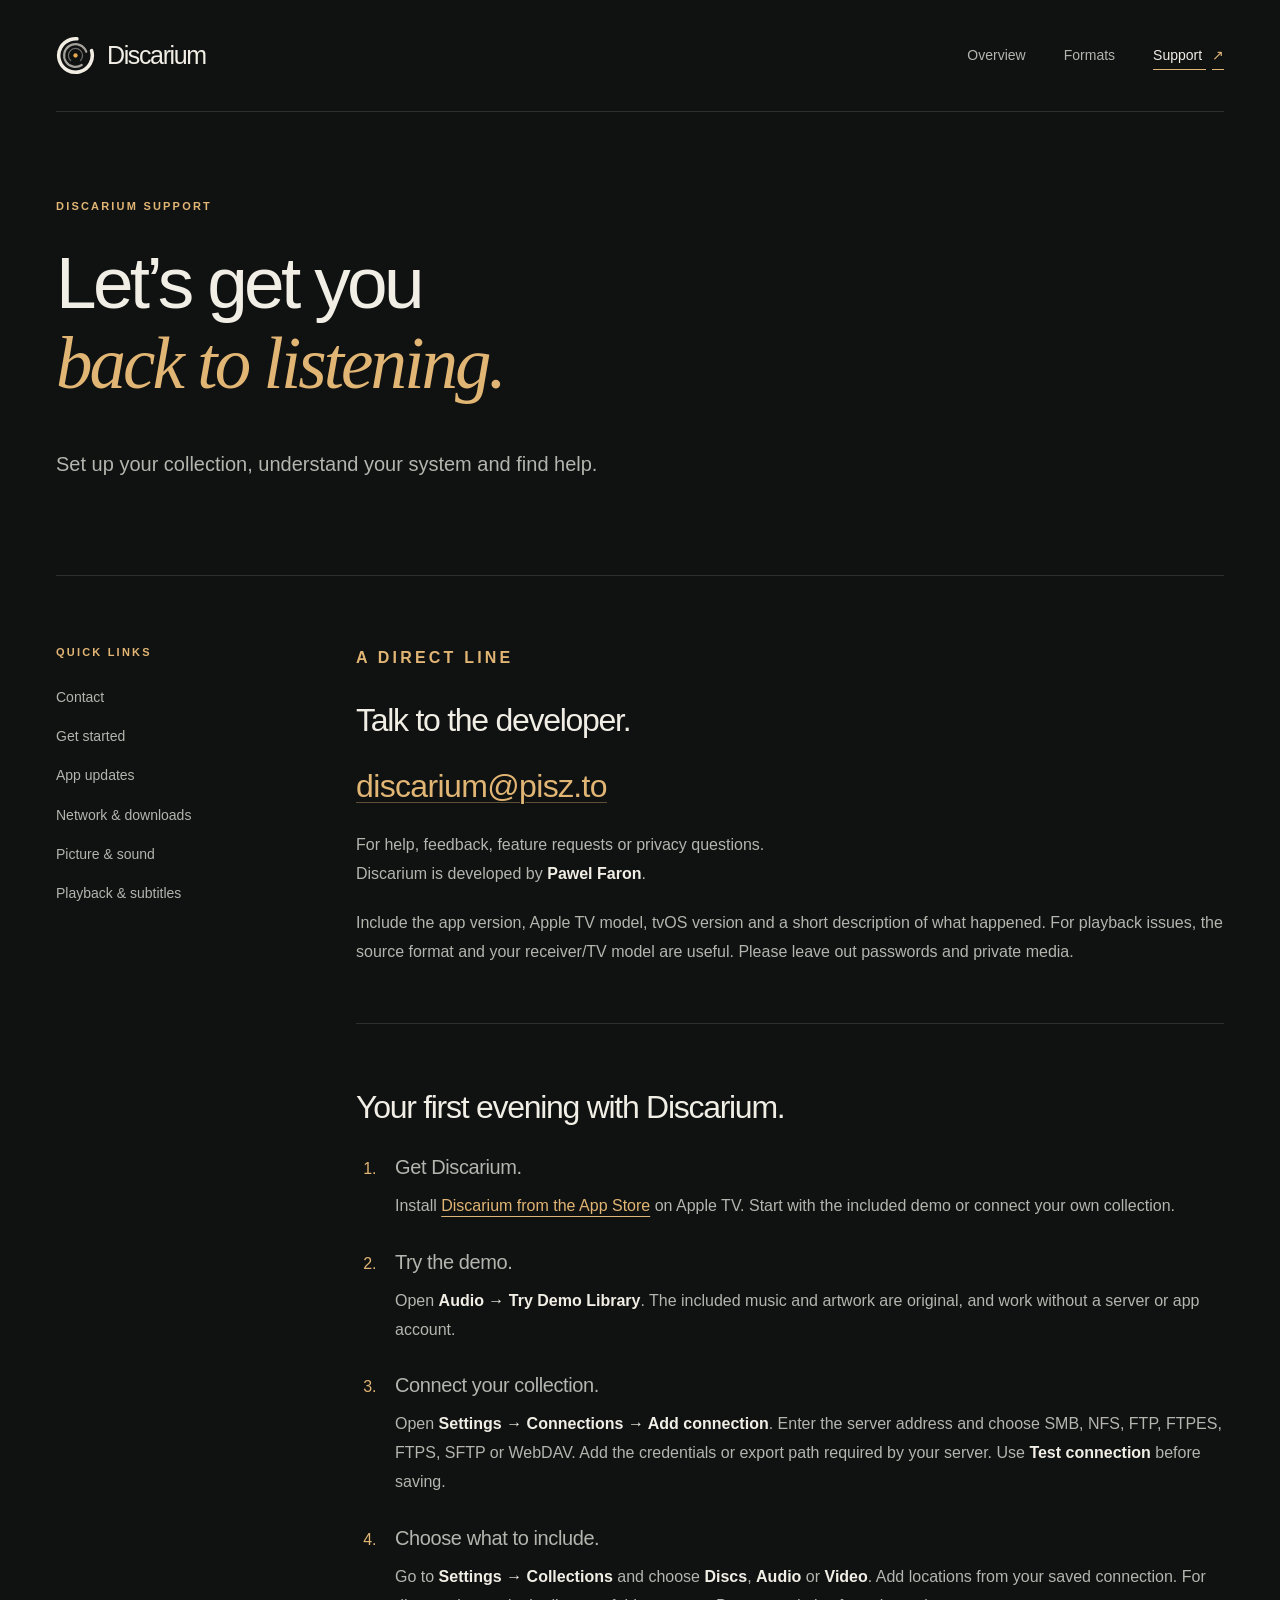
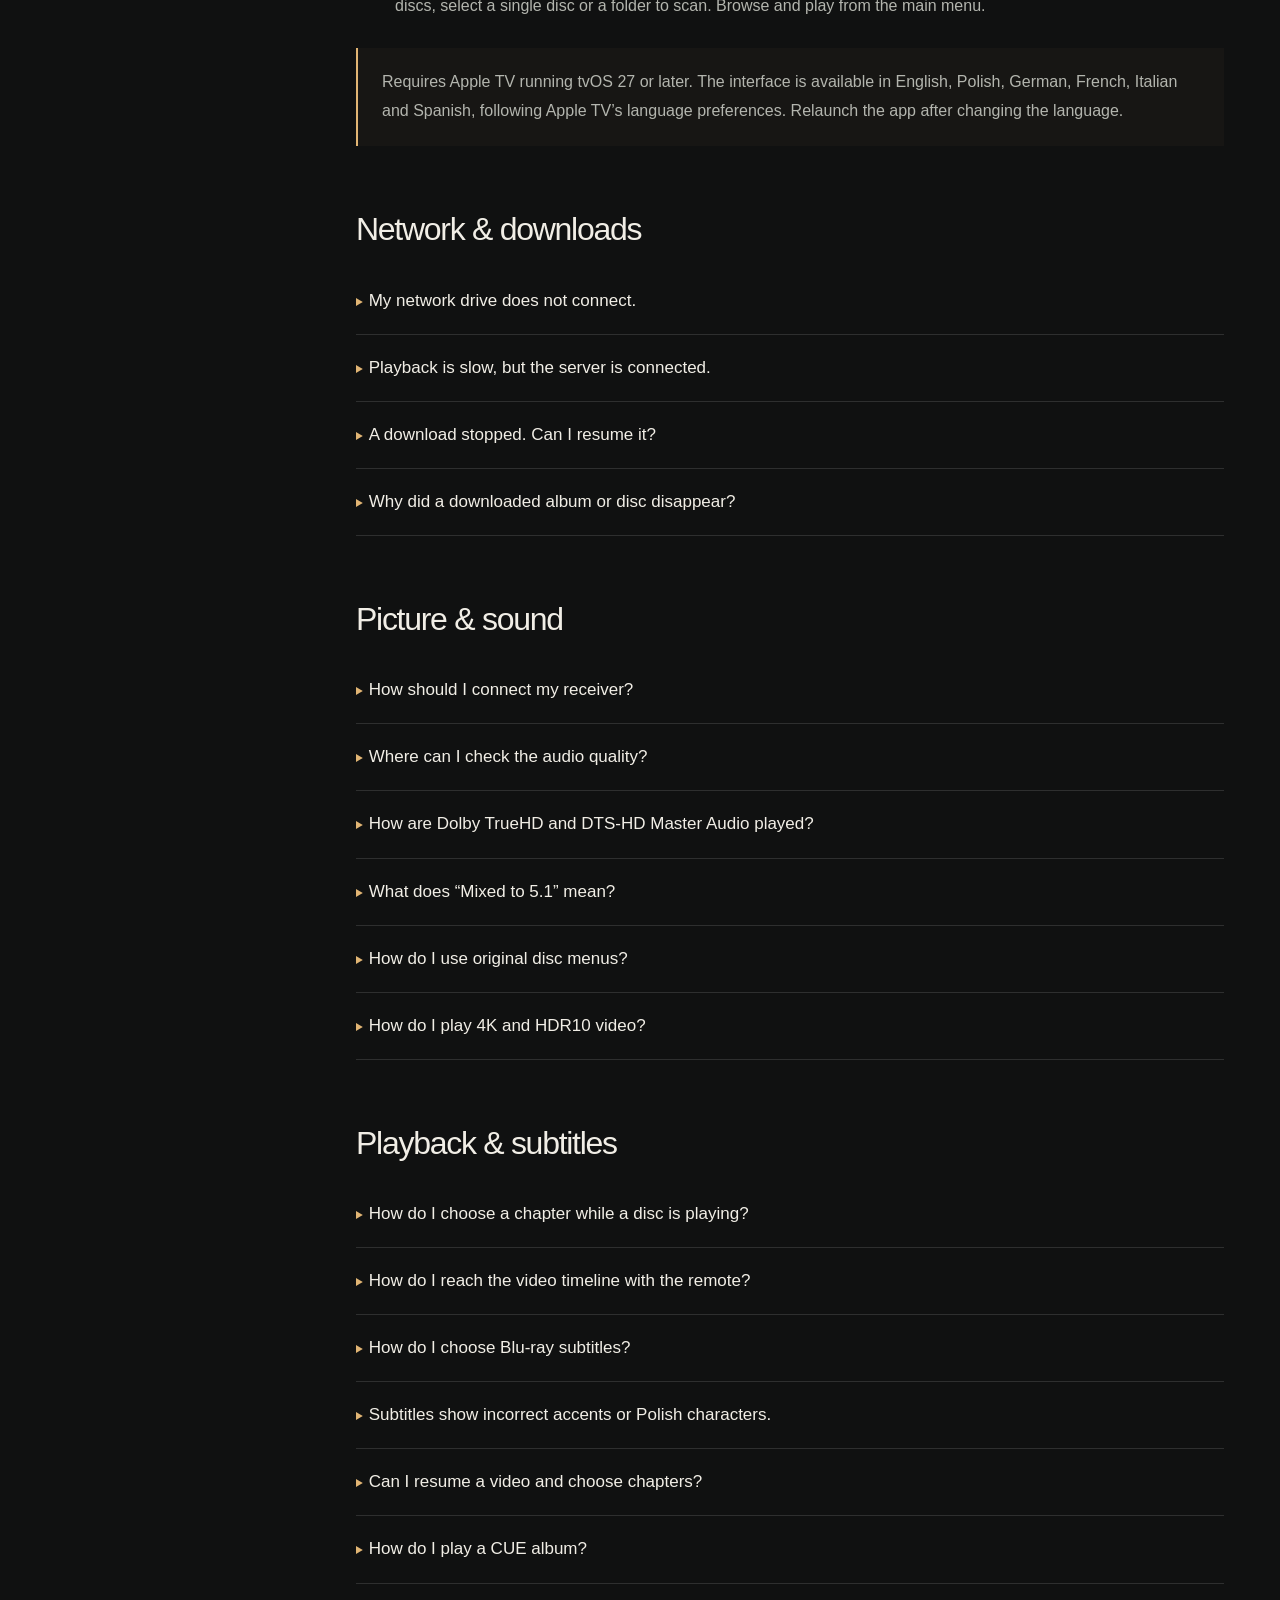
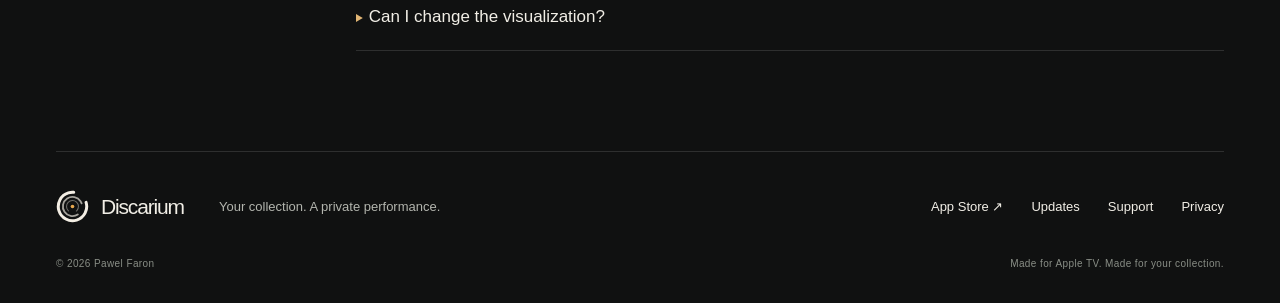
<file: site/support.html>
<!doctype html>
<html lang="en">
<head>
  <meta charset="utf-8">
  <meta name="viewport" content="width=device-width, initial-scale=1">
  <meta name="color-scheme" content="dark">
  <meta name="theme-color" content="#101111">
  <title>Support — Discarium</title>
  <meta name="description" content="Set up your collection, connect your receiver and get help with Discarium for Apple TV. Contact the developer directly.">
  <link rel="canonical" href="https://pawelfaron.github.io/DiscariumWebPage/support.html">
  <meta property="og:type" content="website">
  <meta property="og:site_name" content="Discarium">
  <meta property="og:title" content="Support — Discarium">
  <meta property="og:description" content="Set up your collection, connect your receiver and get help with Discarium for Apple TV. Contact the developer directly.">
  <meta property="og:url" content="https://pawelfaron.github.io/DiscariumWebPage/support.html">
  <meta property="og:image" content="https://pawelfaron.github.io/DiscariumWebPage/assets/social.jpg">
  <meta property="og:image:width" content="1200">
  <meta property="og:image:height" content="630">
  <meta property="og:image:alt" content="Discarium. Your collection. A private performance.">
  <meta name="twitter:card" content="summary_large_image">
  <link rel="icon" href="assets/favicon.svg" type="image/svg+xml">
  <link rel="stylesheet" href="assets/site.css">
  <script src="assets/site.js" defer></script>
</head>
<body class="document">
  <a class="skip-link" href="#main">Skip to content</a>
  <header class="site-header wrap">
    <a class="brand" href="./" aria-label="Discarium home"><img src="assets/mark.svg" alt="" width="39" height="39"><span>Discarium</span></a>
    <nav aria-label="Main navigation">
      <a href="./">Overview</a>
      <a href="compatibility.html">Formats</a>
      <a href="support.html" aria-current="page">Support <span aria-hidden="true">↗</span></a>
    </nav>
  </header>
  <main id="main"><section class="page-heading wrap">
  <p class="eyebrow">DISCARIUM SUPPORT</p>
  <h1>Let’s get you<br /><em>back to listening.</em></h1>
  <p>Set up your collection, understand your system and find help.</p>
</section>
<div class="document-layout wrap">
  <nav class="on-this-page" aria-label="On this page">
    <span class="eyebrow">QUICK LINKS</span><a href="#contact">Contact</a
    ><a href="#get-started">Get started</a
    ><a href="updates.html">App updates</a
    ><a href="#network">Network & downloads</a
    ><a href="#sound">Picture & sound</a
    ><a href="#playback">Playback & subtitles</a>
  </nav>
  <div class="document-body">
    <section id="contact" class="contact-block">
      <p class="eyebrow">A DIRECT LINE</p>
      <h2>Talk to the developer.</h2>
      <a class="contact-email" href="mailto:discarium@pisz.to">discarium@pisz.to</a>
      <p>
        For help, feedback, feature requests or privacy questions.<br />Discarium
        is developed by <strong>Pawel Faron</strong>.
      </p>
      <p>
        Include the app version, Apple TV model, tvOS version and a short
        description of what happened. For playback issues, the source format and
        your receiver/TV model are useful. Please leave out passwords and
        private media.
      </p>
    </section>
    <section id="get-started">
      <h2>Your first evening with Discarium.</h2>
      <ol class="steps">
        <li>
          <h3>Get Discarium.</h3>
          <p>
            Install <a href="https://apps.apple.com/app/id6819356965">Discarium from the App Store</a>
            on Apple TV. Start with the included demo or connect your own collection.
          </p>
        </li>
        <li>
          <h3>Try the demo.</h3>
          <p>
            Open <strong>Audio → Try Demo Library</strong>. The included music
            and artwork are original, and work without a server or app account.
          </p>
        </li>
        <li>
          <h3>Connect your collection.</h3>
          <p>
            Open <strong>Settings → Connections → Add connection</strong>. Enter
            the server address and choose SMB, NFS, FTP, FTPES, FTPS, SFTP or
            WebDAV. Add the credentials or export path required by your server.
            Use <strong>Test connection</strong> before saving.
          </p>
        </li>
        <li>
          <h3>Choose what to include.</h3>
          <p>
            Go to <strong>Settings → Collections</strong> and choose
            <strong>Discs</strong>, <strong>Audio</strong> or
            <strong>Video</strong>. Add locations from your saved connection.
            For discs, select a single disc or a folder to scan. Browse and play
            from the main menu.
          </p>
        </li>
      </ol>
      <p class="note">
        Requires Apple TV running tvOS 27 or later. The interface is available
        in English, Polish, German, French, Italian and Spanish, following Apple
        TV’s language preferences. Relaunch the app after changing the language.
      </p>
    </section>
    <section id="network">
      <h2>Network & downloads</h2>
      <details>
        <summary>My network drive does not connect.</summary>
        <p>
          Check that Apple TV can reach the server. Confirm its current address,
          share permissions, username and password. On Apple TV, allow Discarium
          access to the local network in Settings → Privacy & Security → Local
          Network.
        </p>
        <p>
          Use the server’s configured protocol and port. For SMB, start with
          automatic version selection. For NFSv3, check the export path and UID/GID;
          the server must allow an unprivileged client port. For WebDAV, use the
          server’s WebDAV address. If you connect from outside home, your network
          must provide a route to the server, for example through a VPN.
        </p>
      </details>
      <details>
        <summary>Playback is slow, but the server is connected.</summary>
        <p>
          Open the saved connection and choose <strong>Test speed</strong>.
          Select a large media file on the same drive. A disc or high-bitrate
          film needs sustained throughput, not just a successful connection. Try
          wired Ethernet and compare with a completed local download.
        </p>
        <p>
          Video files and disc video share a buffering setting. Increasing it can
          help with brief interruptions. Version 1.3 also keeps disc subtitle timing
          aligned when audio resumes after a network stall. A wired connection is
          a good starting point for large video files.
        </p>
      </details>
      <details>
        <summary>A download stopped. Can I resume it?</summary>
        <p>
          Open <strong>Settings → Downloads</strong>, restore the network
          connection and resume the transfer. Progress, transfer speed and
          estimated time remaining appear while data is being downloaded. Keep
          Discarium open during transfers.
        </p>
        <p>
          Remove a download from this screen to delete its downloaded files,
          including partial files. Deleting a local download does not delete the
          source on your server.
        </p>
      </details>
      <details>
        <summary>Why did a downloaded album or disc disappear?</summary>
        <p>
          tvOS can remove cached media when it needs space. Offline copies on
          Apple TV should not be your only copy. Keep the originals on your own
          drive or server and download them again if needed.
        </p>
      </details>
    </section>
    <section id="sound">
      <h2>Picture & sound</h2>
      <details>
        <summary>How should I connect my receiver?</summary>
        <p>
          Connect Apple TV by HDMI to an input on your receiver, then connect
          the receiver to the TV. Start with Apple TV’s
          <strong>Audio Format</strong> set to <strong>Auto</strong>. Check your
          receiver’s input and speaker configuration.
        </p>
        <p>
          Use Discarium’s speaker test to check channel mapping. During
          playback, open <strong>Sound details</strong> and compare the source
          with the output reported by tvOS. Confirm what arrives on the
          receiver’s information screen.
        </p>
      </details>
      <details>
        <summary>Where can I check the audio quality?</summary>
        <p>
          Open <strong>Sound details</strong> during playback to see the codec,
          bit depth, sample rate and channels. Discarium shows the source
          alongside the output reported by Apple TV.
        </p>
        <p>
          High-resolution source support goes up to 24-bit/192 kHz. The HDMI
          output format is determined by tvOS and your connected equipment.
        </p>
      </details>
      <details>
        <summary>How are Dolby TrueHD and DTS-HD Master Audio played?</summary>
        <p>
          Discarium decodes these lossless soundtracks to multichannel PCM for
          your HDMI receiver. Sound details shows the recording’s format,
          channel layout and reported output.
        </p>
        <p>
          PCM is the decoded sound. Lossless decoding preserves the soundtrack’s
          samples; the final channel count and sample rate depend on the output
          available to Apple TV.
        </p>
      </details>
      <details>
        <summary>What does “Mixed to 5.1” mean?</summary>
        <p>
          From <a href="updates.html#version-1-1">version 1.1</a>, Discarium
          can play a 7.1 recording on an HDMI output that provides 5.1. The extra
          surround channels are combined with the 5.1 surround channels. A small
          <strong>Mixed to 5.1</strong> indicator appears in the video controls.
        </p>
        <p>
          This changes the channel mix to fit your system. When tvOS provides
          an eight-channel output, Discarium keeps all 7.1 channels. Open
          <strong>Sound details</strong> to compare the recording and output.
        </p>
      </details>
      <details>
        <summary>How do I use original disc menus?</summary>
        <p>
          Open a disc and choose <strong>Open Disc</strong>. Use your remote to
          navigate compatible <strong>Blu-ray HDMV, BD-J</strong> and
          <strong>DVD-Video</strong> menus. The bundled disc menu demo is in
          <strong>Settings → About & privacy → Disc menu demo</strong>.
        </p>
        <p>
          You can also browse the disc’s programs, chapters and soundtracks from
          its detail screen. See
          <a href="compatibility.html#discs">supported disc formats</a>.
        </p>
      </details>
      <details>
        <summary>How do I play 4K and HDR10 video?</summary>
        <p>
          Use compatible Apple TV, receiver, display and HDMI connections.
          Discarium plays supported 4K HEVC and HDR10 video at the source
          resolution, without additional video re-encoding.
        </p>
        <p>
          Open Video details to see the resolution, frame rate and available HDR
          information. Check your television’s information display for the
          active picture mode.
        </p>
      </details>
    </section>
    <section id="playback">
      <h2>Playback & subtitles</h2>
      <details>
        <summary>How do I choose a chapter while a disc is playing?</summary>
        <p>
          Show the playback controls and choose <strong>Chapters</strong>. Select a
          chapter to jump there. This works during DVD and supported Blu-ray
          playback when the current program provides chapters.
        </p>
      </details>
      <details>
        <summary>How do I reach the video timeline with the remote?</summary>
        <p>
          Press <strong>Up</strong> from the playback buttons
          to select the timeline. Use <strong>Left</strong> and
          <strong>Right</strong> to seek. Press <strong>Down</strong> to return
          to Play/Pause, or <strong>Up</strong> again to hide the controls.
        </p>
      </details>
      <details>
        <summary>How do I choose Blu-ray subtitles?</summary>
        <p>
          Choose an available subtitle track in the playback controls. Blu-ray
          PGS subtitles are stored as pictures, so accented characters are part
          of the image and need no text-encoding setting. After a chapter jump,
          captions continue from the next complete subtitle. Version 1.3 also
          keeps them aligned when playback resumes after a network interruption.
        </p>
      </details>
      <details>
        <summary>
          Subtitles show incorrect accents or Polish characters.
        </summary>
        <p>
          Open <strong>Settings → Subtitles</strong>. UTF-8 is the best starting
          point for modern text subtitles. For an older subtitle file, select
          its original encoding, such as Windows-1250 for many Central European
          subtitles.
        </p>
        <p>
          For text subtitles, you can also adjust size, position, color and
          timing.
        </p>
      </details>
      <details>
        <summary>Can I resume a video and choose chapters?</summary>
        <p>
          Discarium remembers video playback position and audio/subtitle choices
          locally on Apple TV. When a saved position is available, you can
          continue or start again. Embedded chapters appear when the file
          provides them.
        </p>
        <p>
          This history is stored on the device, not in a Discarium cloud
          account, and may be lost if the app or its data is removed.
        </p>
      </details>
      <details>
        <summary>How do I play a CUE album?</summary>
        <p>Add its location under <strong>Settings → Collections → Audio</strong>
          and scan it, or open the CUE file in <strong>Audio → Folders</strong>.
          Discarium shows the individual songs, titles and durations. Keep the
          referenced audio file alongside the CUE file, with its original name.</p>
        <p>Play the album, choose a track or save it as a playlist. Downloading
          the album saves each shared audio image once. Large artwork loads in
          the background.</p>
      </details>
      <details>
        <summary>Can I change the visualization?</summary>
        <p>
          Choose an animation from the music player or open
          <strong>Settings → Animations</strong>. Adjust movement to suit the
          room. Discarium remembers your selection, and you can choose artwork
          or hide the controls for a quieter view.
        </p>
      </details>
    </section>
  </div>
</div>
</main>
  <footer class="site-footer wrap">
    <div class="footer-top">
      <a class="brand" href="./"><img src="assets/mark.svg" alt="" width="33" height="33"><span>Discarium</span></a>
      <p>Your collection. A private performance.</p>
      <nav aria-label="Footer navigation"><a href="https://apps.apple.com/app/id6819356965">App Store ↗</a><a href="updates.html">Updates</a><a href="support.html">Support</a><a href="privacy.html">Privacy</a></nav>
    </div>
    <div class="footer-bottom"><span>© 2026 Pawel Faron</span><span>Made for Apple TV. Made for your collection.</span></div>
  </footer>
</body>
</html>
</file>
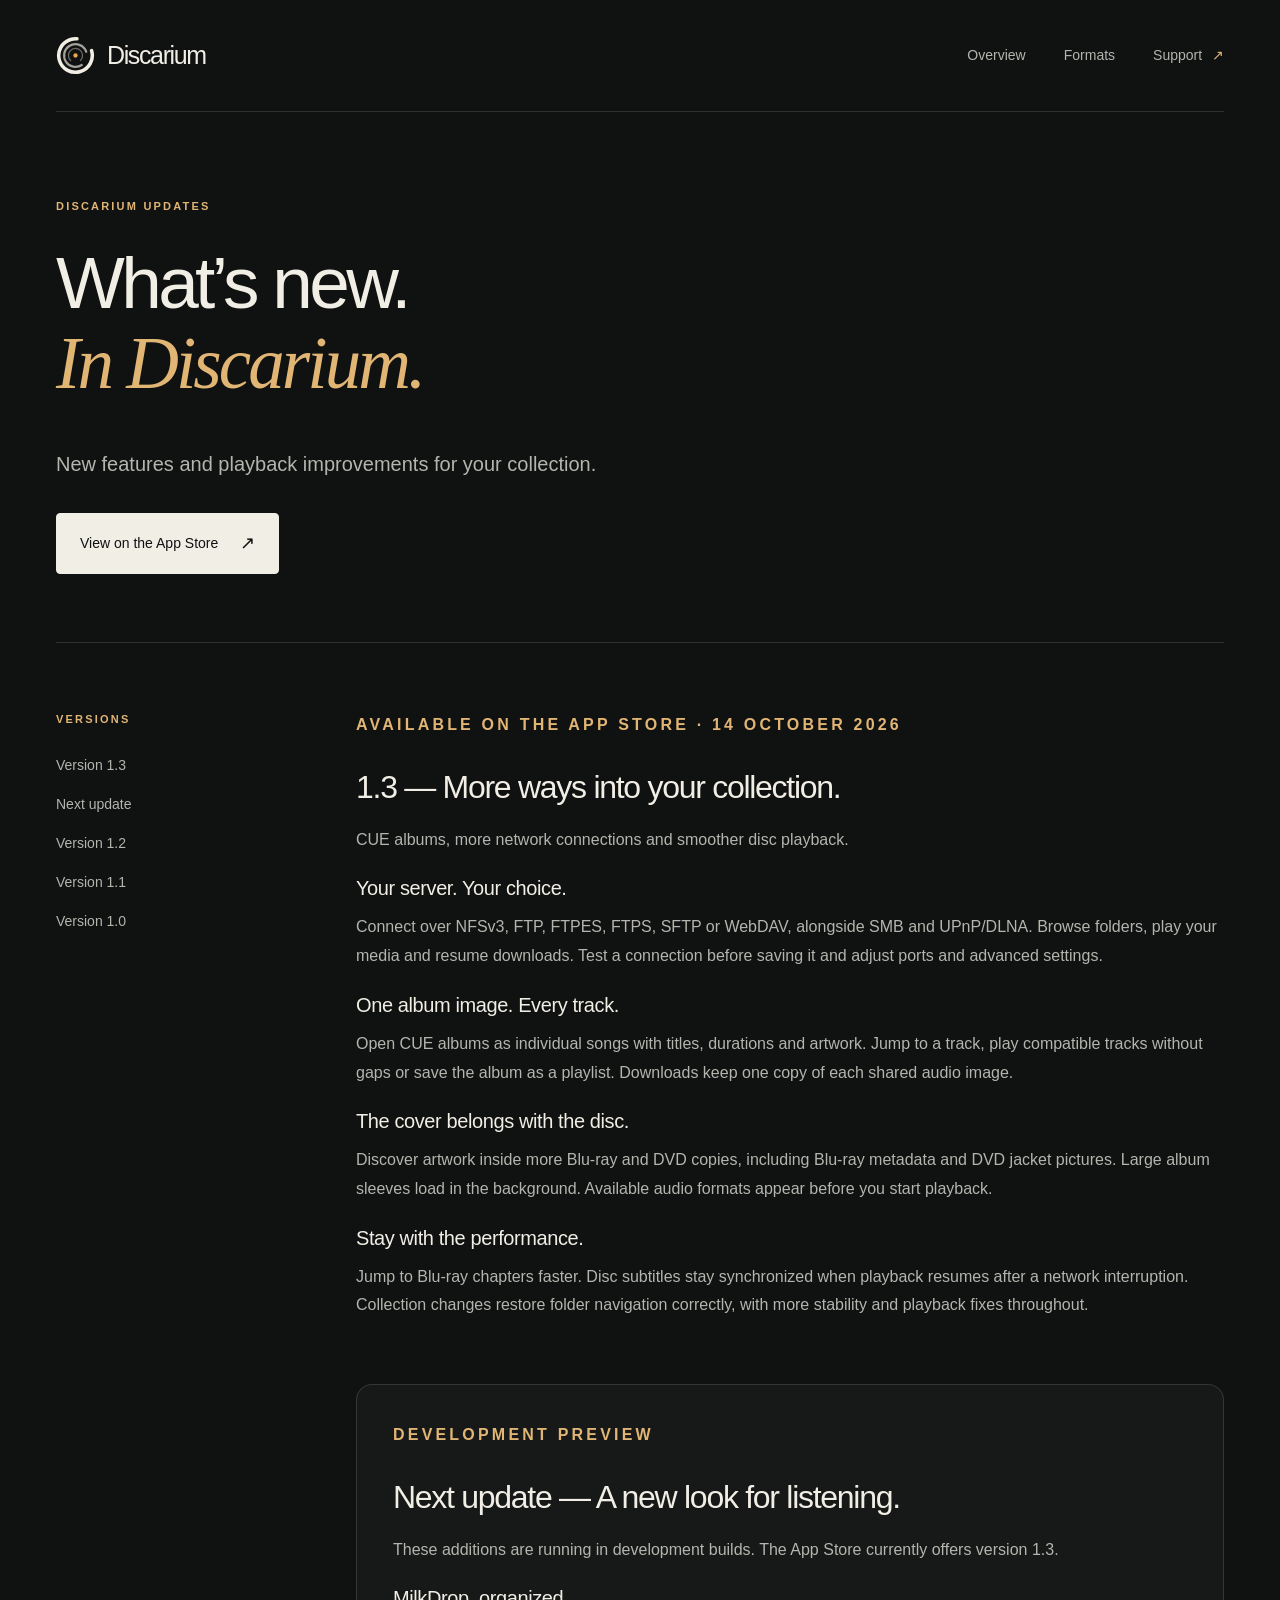
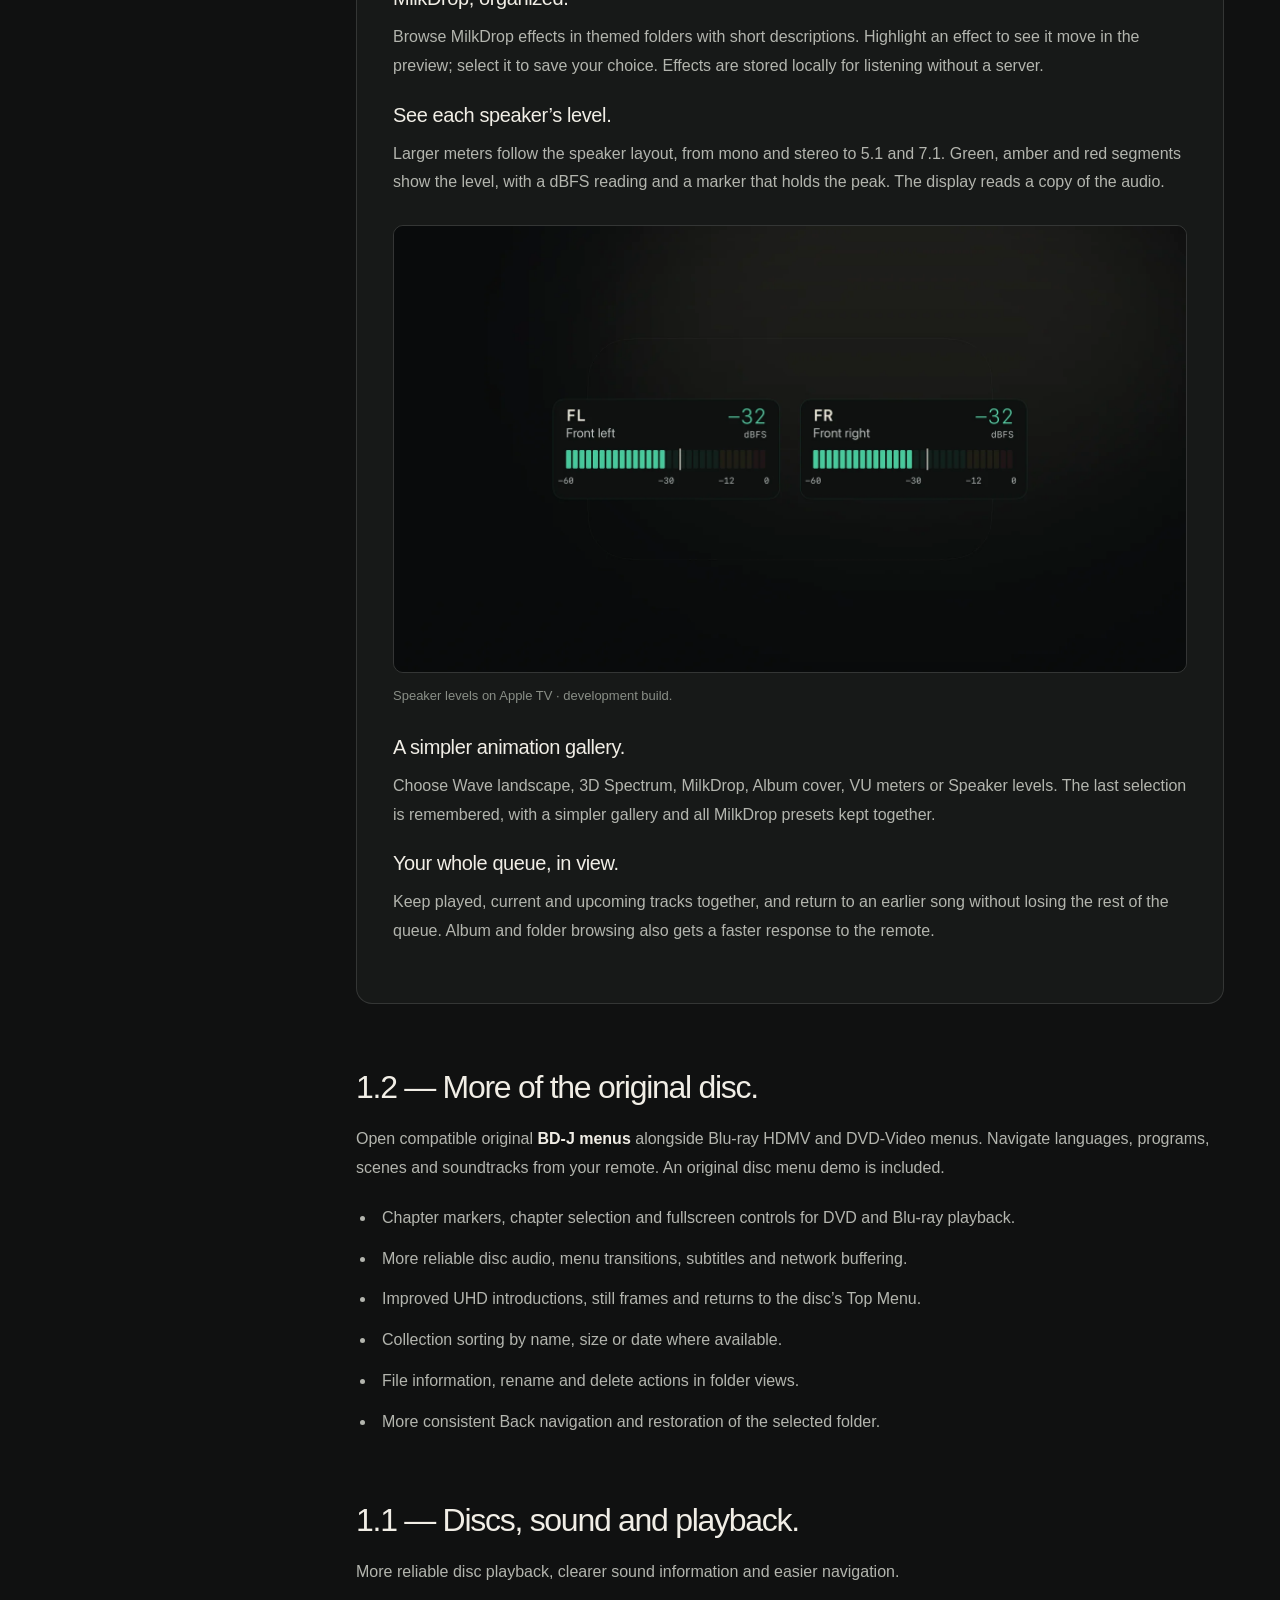
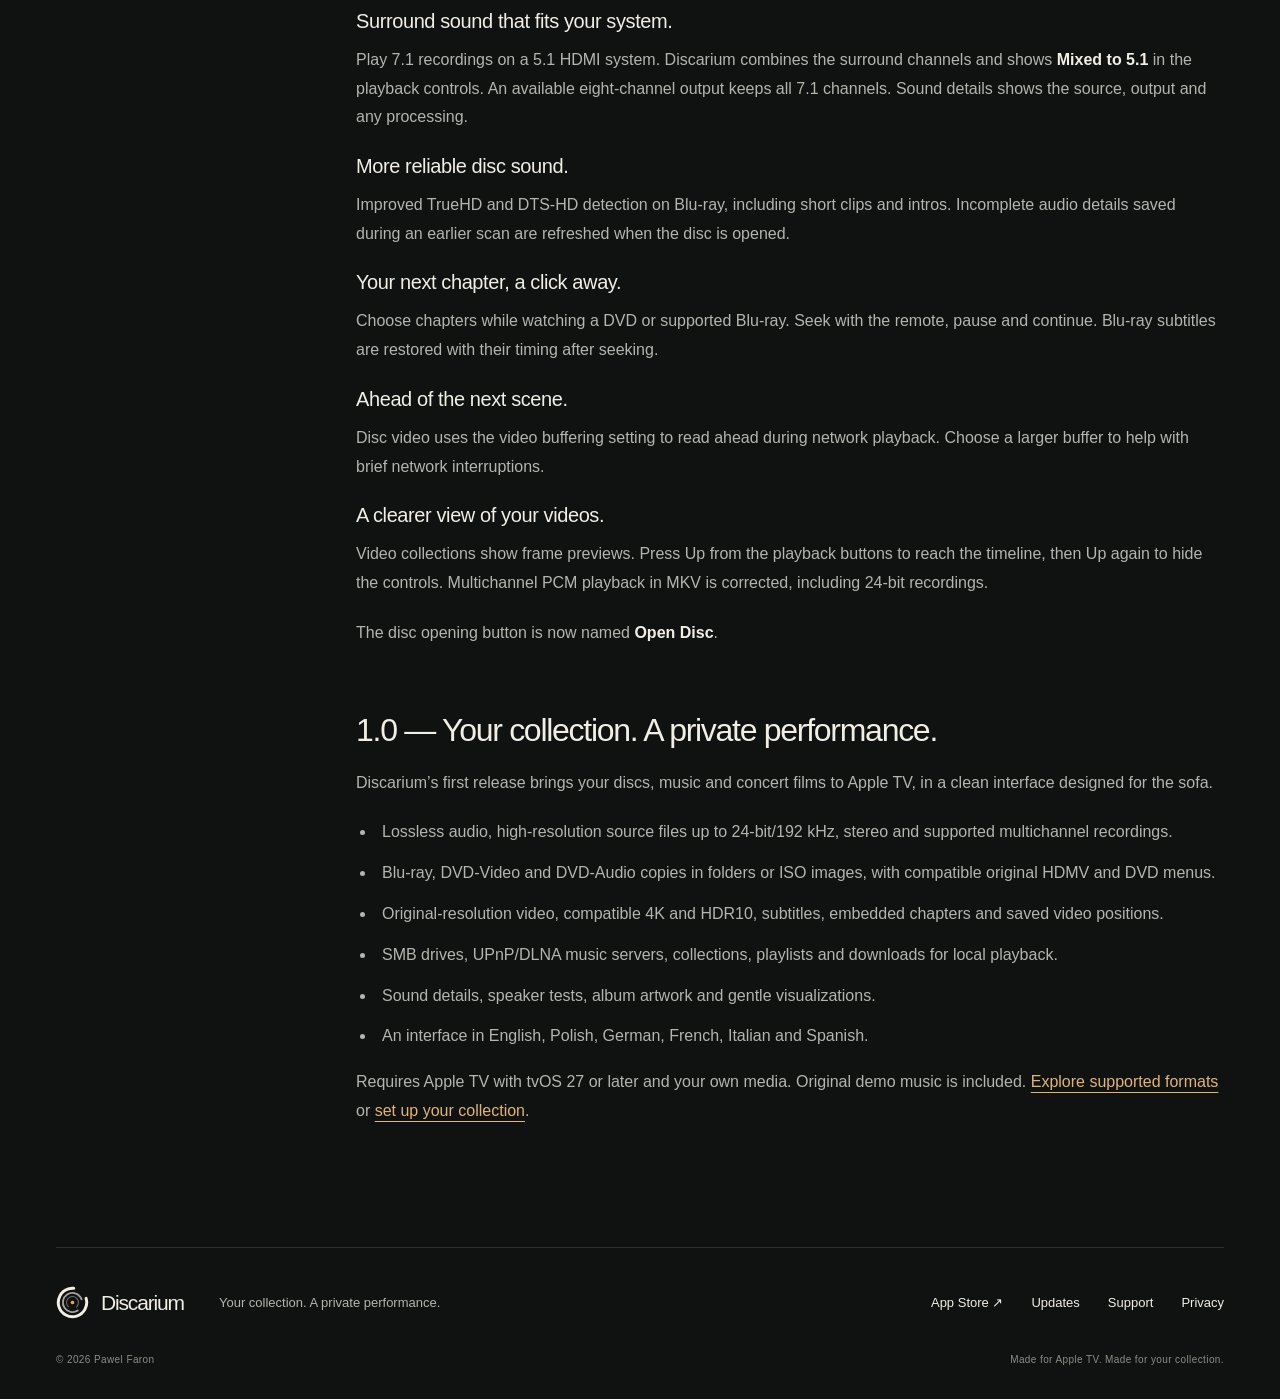
<file: site/updates.html>
<!doctype html>
<html lang="en">
<head>
  <meta charset="utf-8">
  <meta name="viewport" content="width=device-width, initial-scale=1">
  <meta name="color-scheme" content="dark">
  <meta name="theme-color" content="#101111">
  <title>Updates — Discarium</title>
  <meta name="description" content="What&#x27;s new in Discarium for Apple TV. Disc playback, surround sound, subtitles and video improvements, with version-by-version notes.">
  <link rel="canonical" href="https://pawelfaron.github.io/DiscariumWebPage/updates.html">
  <meta property="og:type" content="website">
  <meta property="og:site_name" content="Discarium">
  <meta property="og:title" content="Updates — Discarium">
  <meta property="og:description" content="What&#x27;s new in Discarium for Apple TV. Disc playback, surround sound, subtitles and video improvements, with version-by-version notes.">
  <meta property="og:url" content="https://pawelfaron.github.io/DiscariumWebPage/updates.html">
  <meta property="og:image" content="https://pawelfaron.github.io/DiscariumWebPage/assets/social.jpg">
  <meta property="og:image:width" content="1200">
  <meta property="og:image:height" content="630">
  <meta property="og:image:alt" content="Discarium. Your collection. A private performance.">
  <meta name="twitter:card" content="summary_large_image">
  <link rel="icon" href="assets/favicon.svg" type="image/svg+xml">
  <link rel="stylesheet" href="assets/site.css">
  <script src="assets/site.js" defer></script>
</head>
<body class="document">
  <a class="skip-link" href="#main">Skip to content</a>
  <header class="site-header wrap">
    <a class="brand" href="./" aria-label="Discarium home"><img src="assets/mark.svg" alt="" width="39" height="39"><span>Discarium</span></a>
    <nav aria-label="Main navigation">
      <a href="./">Overview</a>
      <a href="compatibility.html">Formats</a>
      <a href="support.html">Support <span aria-hidden="true">↗</span></a>
    </nav>
  </header>
  <main id="main"><section class="page-heading wrap">
  <p class="eyebrow">DISCARIUM UPDATES</p>
  <h1>What’s new.<br /><em>In Discarium.</em></h1>
  <p>New features and playback improvements for your collection.</p>
  <div class="actions">
    <a class="button" href="https://apps.apple.com/app/id6819356965">View on the App Store <span aria-hidden="true">↗</span></a>
  </div>
</section>
<div class="document-layout wrap">
  <nav class="on-this-page" aria-label="On this page">
    <span class="eyebrow">VERSIONS</span>
    <a href="#version-1-3">Version 1.3</a>
    <a href="#next-update">Next update</a>
    <a href="#version-1-2">Version 1.2</a>
    <a href="#version-1-1">Version 1.1</a>
    <a href="#version-1-0">Version 1.0</a>
  </nav>
  <div class="document-body">
    <section id="version-1-3">
      <p class="eyebrow">AVAILABLE ON THE APP STORE · 14 OCTOBER 2026</p>
      <h2>1.3 — More ways into your collection.</h2>
      <p>CUE albums, more network connections and smoother disc playback.</p>
      <h3>Your server. Your choice.</h3>
      <p>Connect over NFSv3, FTP, FTPES, FTPS, SFTP or WebDAV, alongside SMB and
        UPnP/DLNA. Browse folders, play your media and resume downloads. Test a
        connection before saving it and adjust ports and advanced settings.</p>
      <h3>One album image. Every track.</h3>
      <p>Open CUE albums as individual songs with titles, durations and artwork.
        Jump to a track, play compatible tracks without gaps or save the album
        as a playlist. Downloads keep one copy of each shared audio image.</p>
      <h3>The cover belongs with the disc.</h3>
      <p>Discover artwork inside more Blu-ray and DVD copies, including Blu-ray
        metadata and DVD jacket pictures. Large album sleeves load in the background.
        Available audio formats appear before you start playback.</p>
      <h3>Stay with the performance.</h3>
      <p>Jump to Blu-ray chapters faster. Disc subtitles stay synchronized when
        playback resumes after a network interruption. Collection changes restore
        folder navigation correctly, with more stability and playback fixes throughout.</p>
    </section>
    <section id="next-update" class="development-preview">
      <p class="eyebrow">DEVELOPMENT PREVIEW</p>
      <h2>Next update — A new look for listening.</h2>
      <p>These additions are running in development builds. The App Store
        currently offers version 1.3.</p>
      <h3>MilkDrop, organized.</h3>
      <p>Browse MilkDrop effects in themed folders with short descriptions.
        Highlight an effect to see it move in the preview; select it to save
        your choice. Effects are stored locally for listening without a server.</p>
      <h3>See each speaker’s level.</h3>
      <p>Larger meters follow the speaker layout, from mono and stereo to 5.1
        and 7.1. Green, amber and red segments show the level, with a dBFS reading
        and a marker that holds the peak. The display reads a copy of the audio.</p>
      <figure class="update-image">
        <img src="assets/speaker-levels-preview.webp" width="1600" height="900"
          loading="lazy" alt="Development preview of Discarium’s larger stereo speaker meters, with green level segments, dBFS readings and peak markers">
        <figcaption>Speaker levels on Apple TV · development build.</figcaption>
      </figure>
      <h3>A simpler animation gallery.</h3>
      <p>Choose Wave landscape, 3D Spectrum, MilkDrop, Album cover, VU meters or
        Speaker levels. The last selection is remembered, with a simpler
        gallery and all MilkDrop presets kept together.</p>
      <h3>Your whole queue, in view.</h3>
      <p>Keep played, current and upcoming tracks together, and return to an
        earlier song without losing the rest of the queue. Album and folder
        browsing also gets a faster response to the remote.</p>
    </section>
    <section id="version-1-2">
      <h2>1.2 — More of the original disc.</h2>
      <p>Open compatible original <strong>BD-J menus</strong> alongside Blu-ray
        HDMV and DVD-Video menus. Navigate languages, programs, scenes and
        soundtracks from your remote. An original disc menu demo is included.</p>
      <ul>
        <li>Chapter markers, chapter selection and fullscreen controls for DVD
          and Blu-ray playback.</li>
        <li>More reliable disc audio, menu transitions, subtitles and network buffering.</li>
        <li>Improved UHD introductions, still frames and returns to the disc’s Top Menu.</li>
        <li>Collection sorting by name, size or date where available.</li>
        <li>File information, rename and delete actions in folder views.</li>
        <li>More consistent Back navigation and restoration of the selected folder.</li>
      </ul>
    </section>
    <section id="version-1-1">
      <h2>1.1 — Discs, sound and playback.</h2>
      <p>More reliable disc playback, clearer sound information and easier navigation.</p>
      <h3>Surround sound that fits your system.</h3>
      <p>Play 7.1 recordings on a 5.1 HDMI system. Discarium combines the surround
        channels and shows <strong>Mixed to 5.1</strong> in the playback controls.
        An available eight-channel output keeps all 7.1 channels. Sound details
        shows the source, output and any processing.</p>
      <h3>More reliable disc sound.</h3>
      <p>Improved TrueHD and DTS-HD detection on Blu-ray, including short clips
        and intros. Incomplete audio details saved during an earlier scan are
        refreshed when the disc is opened.</p>
      <h3>Your next chapter, a click away.</h3>
      <p>Choose chapters while watching a DVD or supported Blu-ray. Seek with
        the remote, pause and continue. Blu-ray subtitles are restored with
        their timing after seeking.</p>
      <h3>Ahead of the next scene.</h3>
      <p>Disc video uses the video buffering setting to read ahead during
        network playback. Choose a larger buffer to help with brief network
        interruptions.</p>
      <h3>A clearer view of your videos.</h3>
      <p>Video collections show frame previews. Press Up from the playback
        buttons to reach the timeline, then Up again to hide the controls.
        Multichannel PCM playback in MKV is corrected, including 24-bit recordings.</p>
      <p>The disc opening button is now named <strong>Open Disc</strong>.</p>
    </section>
    <section id="version-1-0">
      <h2>1.0 — Your collection. A private performance.</h2>
      <p>Discarium’s first release brings your discs, music and concert films
        to Apple TV, in a clean interface designed for the sofa.</p>
      <ul>
        <li>Lossless audio, high-resolution source files up to 24-bit/192 kHz,
          stereo and supported multichannel recordings.</li>
        <li>Blu-ray, DVD-Video and DVD-Audio copies in folders or ISO images,
          with compatible original HDMV and DVD menus.</li>
        <li>Original-resolution video, compatible 4K and HDR10, subtitles,
          embedded chapters and saved video positions.</li>
        <li>SMB drives, UPnP/DLNA music servers, collections, playlists and
          downloads for local playback.</li>
        <li>Sound details, speaker tests, album artwork and gentle visualizations.</li>
        <li>An interface in English, Polish, German, French, Italian and Spanish.</li>
      </ul>
      <p>Requires Apple TV with tvOS 27 or later and your own media. Original
        demo music is included. <a href="compatibility.html">Explore supported formats</a>
        or <a href="support.html#get-started">set up your collection</a>.</p>
    </section>
  </div>
</div>
</main>
  <footer class="site-footer wrap">
    <div class="footer-top">
      <a class="brand" href="./"><img src="assets/mark.svg" alt="" width="33" height="33"><span>Discarium</span></a>
      <p>Your collection. A private performance.</p>
      <nav aria-label="Footer navigation"><a href="https://apps.apple.com/app/id6819356965">App Store ↗</a><a href="updates.html">Updates</a><a href="support.html">Support</a><a href="privacy.html">Privacy</a></nav>
    </div>
    <div class="footer-bottom"><span>© 2026 Pawel Faron</span><span>Made for Apple TV. Made for your collection.</span></div>
  </footer>
</body>
</html>
</file>
<file: site/assets/site.css>
/* Discarium: charcoal, warm silver and the amber centre of the approved mark. */
:root {
  color-scheme: dark;
  --bg: #101111;
  --panel: #171918;
  --ink: #f1eee6;
  --muted: #b3b5ae;
  --faint: #898e86;
  --accent: #e1b574;
  --line: #ffffff20;
  --max: 1280px;
}
* {
  box-sizing: border-box;
}
html {
  scroll-behavior: smooth;
  scroll-padding-top: 32px;
}
body {
  margin: 0;
  background: var(--bg);
  color: var(--ink);
  font-family: Inter, "Helvetica Neue", Arial, sans-serif;
  -webkit-font-smoothing: antialiased;
  font-size: 17px;
  line-height: 1.65;
}
a {
  color: inherit;
  text-decoration-thickness: 1px;
  text-underline-offset: 5px;
}
button {
  font: inherit;
}
button,
a,
summary {
  -webkit-tap-highlight-color: transparent;
}
a:hover {
  color: var(--accent);
}
:focus-visible {
  outline: 2px solid var(--accent);
  outline-offset: 6px;
  border-radius: 3px;
}
img {
  max-width: 100%;
  height: auto;
  display: block;
}
figure {
  margin: 0;
}
p {
  color: var(--muted);
  margin: 0 0 1.3em;
}
h1,
h2,
h3 {
  font-weight: 400;
  line-height: 1.1;
  letter-spacing: -0.05em;
  margin: 0 0 0.6em;
}
h1 {
  font-size: clamp(48px, 5.6vw, 80px);
}
h2 {
  font-size: clamp(36px, 4vw, 56px);
}
h3 {
  font-size: 26px;
  letter-spacing: -0.035em;
  line-height: 1.22;
}
em {
  font-family: Georgia, "Times New Roman", serif;
  font-weight: 400;
  color: var(--accent);
  letter-spacing: -0.04em;
}
strong {
  font-weight: 600;
  color: var(--ink);
}
.wrap {
  width: min(var(--max), calc(100% - 112px));
  margin-inline: auto;
}
.eyebrow {
  font-size: 11px;
  font-weight: 600;
  letter-spacing: 0.2em;
  line-height: 1.5;
  color: var(--accent);
  margin-bottom: 28px;
}
.skip-link {
  position: absolute;
  left: 20px;
  top: -100px;
  z-index: 10;
  padding: 12px 20px;
  background: var(--ink);
  color: var(--bg);
}
.skip-link:focus {
  top: 12px;
}
.site-header {
  min-height: 112px;
  display: flex;
  align-items: center;
  justify-content: space-between;
  gap: 28px;
  border-bottom: 1px solid var(--line);
}
.brand {
  display: inline-flex;
  align-items: center;
  gap: 12px;
  text-decoration: none;
  color: var(--ink);
  font-size: 25px;
  letter-spacing: -0.055em;
  font-weight: 500;
}
.brand img {
  flex-shrink: 0;
}
.site-header nav {
  display: flex;
  gap: 38px;
  font-size: 14px;
  align-items: center;
}
.site-header nav a {
  text-decoration: none;
  color: var(--muted);
}
.site-header nav a:hover,
.site-header nav a[aria-current="page"] {
  color: var(--ink);
}
.site-header nav a[aria-current="page"] {
  text-decoration: underline;
  text-underline-offset: 9px;
  text-decoration-color: var(--accent);
}
.site-header nav span {
  margin-left: 6px;
  color: var(--accent);
}
.hero {
  display: grid;
  grid-template-columns: 1fr 1.13fr;
  gap: 48px;
  align-items: center;
  padding-block: 100px 90px;
}
.hero h1 {
  font-size: clamp(48px, 4.55vw, 70px);
  line-height: 1.08;
  margin-bottom: 28px;
}
.hero .eyebrow {
  display: flex;
  align-items: center;
  gap: 10px;
  font-size: 10px;
}
.status-dot {
  display: inline-block;
  width: 5px;
  height: 5px;
  background: var(--accent);
  border-radius: 50%;
  flex-shrink: 0;
}
.hero-intro {
  font-size: 20px;
  color: #d7d8ce;
  line-height: 1.55;
}
.hero-description {
  max-width: 480px;
  font-size: 16px;
  line-height: 1.8;
}
.actions {
  display: flex;
  align-items: center;
  gap: 26px;
  flex-wrap: wrap;
  margin-block: 32px;
}
.button {
  display: inline-flex;
  align-items: center;
  justify-content: center;
  gap: 22px;
  padding: 15px 23px;
  min-height: 50px;
  background: var(--ink);
  border: 1px solid var(--ink);
  border-radius: 4px;
  color: var(--bg);
  font-size: 14px;
  font-weight: 500;
  text-decoration: none;
  transition:
    background 0.16s,
    border-color 0.16s;
}
.button:hover {
  color: var(--bg);
  background: var(--accent);
  border-color: var(--accent);
}
.button span {
  font-size: 18px;
}
.text-link {
  display: inline-flex;
  align-items: center;
  gap: 13px;
  font-size: 14px;
  text-decoration: none;
  border-bottom: 1px solid #e1b57466;
  padding-bottom: 5px;
}
.text-link span {
  color: var(--accent);
}
.platform {
  font-size: 11px;
  letter-spacing: 0.04em;
  margin-bottom: 0;
  display: flex;
  flex-wrap: wrap;
  gap: 8px 20px;
}
.platform span {
  color: var(--faint);
}
.hero-visual {
  position: relative;
  min-width: 0;
  padding-block: 70px 30px;
}
.ambient {
  position: absolute;
  inset: -20% -7%;
  background: radial-gradient(ellipse at 65% 50%, #a8834229, transparent 63%);
  pointer-events: none;
  z-index: -1;
}
.television {
  position: relative;
  border: 5px solid #232725;
  border-bottom-width: 7px;
  border-radius: 10px;
  box-shadow:
    0 25px 70px #000b,
    0 1px 0 #e1b57440;
  transform: perspective(1800px) rotateY(-9deg);
  background: #090c0a;
}
.television img {
  width: 100%;
  border-radius: 4px;
}
.television:after {
  content: "";
  display: block;
  position: absolute;
  bottom: -34px;
  left: 35%;
  right: 35%;
  height: 28px;
  border-bottom: 4px solid #4b4e49;
  transform: perspective(80px) rotateX(30deg);
}
.television figcaption {
  position: absolute;
  bottom: 7%;
  left: 0;
  right: 0;
  text-align: center;
  font-size: 9px;
  color: #d6d6cc;
  letter-spacing: 0.02em;
  display: flex;
  align-items: center;
  justify-content: center;
  gap: 8px;
}
.visual-caption {
  display: flex;
  justify-content: space-between;
  gap: 15px;
  margin-top: 63px;
  font-size: 9px;
  letter-spacing: 0.13em;
  color: var(--faint);
}
.format-strip {
  display: flex;
  justify-content: space-between;
  gap: 20px;
  align-items: center;
  padding-block: 26px;
  border-top: 1px solid var(--line);
  border-bottom: 1px solid var(--line);
  color: #d4d4ca;
  font-size: 14px;
  letter-spacing: 0.035em;
}
.format-strip i {
  color: #686e63;
  font-style: normal;
}
.section {
  padding-block: 112px;
}
.release-preview {
  display: flex;
  align-items: center;
  justify-content: space-between;
  flex-wrap: wrap;
  gap: 16px 30px;
  padding-block: 25px;
  border-bottom: 1px solid var(--line);
}
.release-preview p {
  margin: 0;
  font-size: 14px;
}
.release-preview .text-link {
  flex-shrink: 0;
}
.section-heading {
  margin-bottom: 62px;
}
.section-heading p:last-child {
  margin-top: 24px;
  font-size: 17px;
}
.three-columns {
  display: grid;
  grid-template-columns: repeat(3, 1fr);
  gap: 52px;
}
.feature {
  border-top: 1px solid var(--line);
  padding-top: 26px;
}
.feature-top {
  display: flex;
  justify-content: space-between;
  align-items: center;
  margin-bottom: 38px;
}
.number {
  font-size: 13px;
  color: var(--faint);
  font-variant-numeric: tabular-nums;
}
.feature-type {
  font-size: 11px;
  color: var(--accent);
  letter-spacing: 0.16em;
}
.feature h3 {
  font-size: 25px;
}
.feature p {
  font-size: 16px;
  line-height: 1.8;
}
.feature .text-link {
  margin-top: 15px;
}
.split {
  display: grid;
  grid-template-columns: 1fr 1fr;
  align-items: center;
  gap: 110px;
}
.disc-feature {
  padding-block: 96px;
  background: #191b18;
  border-block: 1px solid #c8b99a15;
  overflow: hidden;
}
.disc-feature .large-copy {
  font-size: 21px;
  color: #d9d8cd;
}
.disc-feature p {
  font-size: 16px;
}
.disc-feature .eyebrow {
  font-size: 11px;
}
.disc-art {
  position: relative;
  aspect-ratio: 1/1;
  display: grid;
  place-items: center;
  isolation: isolate;
}
.disc {
  position: relative;
  width: 80%;
  aspect-ratio: 1;
  display: grid;
  place-items: center;
  border-radius: 50%;
  background:
    radial-gradient(
      circle,
      transparent 0 10%,
      #a99e8650 10.1% 11%,
      transparent 11.1% 13%,
      #252722 13.1% 22%,
      #aaa08755 22.1% 22.4%,
      transparent 22.5%
    ),
    repeating-radial-gradient(
      circle,
      transparent 0 3px,
      #fff1 4px,
      transparent 5px
    ),
    conic-gradient(
      from 40deg,
      #43443a,
      #b5ae9555,
      #42493d,
      #eee4b466,
      #3c4339,
      #252d27,
      #bbaf8f88,
      #43443a
    );
  border: 1px solid #b1ab8b70;
  box-shadow:
    -16px 28px 50px #0009,
    10px -10px 55px #bdaa6320;
  transform: rotate(-25deg);
}
.disc-center {
  width: 19%;
  aspect-ratio: 1;
  border: 1px solid #afaa9577;
  border-radius: 50%;
  background: var(--bg);
  box-shadow:
    0 0 0 7px #d7c49a08,
    inset 0 0 0 7px #ccb88b15;
}
.disc-wordmark {
  position: absolute;
  bottom: 17%;
  font-size: 9px;
  letter-spacing: 0.28em;
  color: #ded7ba;
}
.disc-orbit {
  position: absolute;
  inset: 2%;
  border: 1px solid #aca17824;
  border-radius: 50%;
  z-index: -1;
}
.disc-orbit:before {
  content: "";
  position: absolute;
  width: 7px;
  height: 7px;
  left: 15%;
  top: 14%;
  border-radius: 50%;
  background: var(--accent);
}
.disc-small-label {
  position: absolute;
  bottom: 0;
  font-size: 9px;
  letter-spacing: 0.23em;
  color: #a5a590;
}
.tags {
  display: flex;
  flex-wrap: wrap;
  gap: 8px;
  margin: 26px 0;
}
.tags span {
  border: 1px solid #ffffff25;
  border-radius: 3px;
  padding: 6px 10px;
  font-size: 11px;
  letter-spacing: 0.015em;
}
.fine-print {
  font-size: 12px !important;
  line-height: 1.75;
  color: #a0a499;
}
.gallery-heading {
  display: flex;
  justify-content: space-between;
  align-items: flex-end;
  gap: 40px;
}
.gallery-heading h2 {
  margin-bottom: 0;
}
.gallery-heading > p {
  max-width: 440px;
  margin-bottom: 0;
}
.gallery-controls {
  display: flex;
  gap: 5px;
  align-items: center;
  margin-bottom: 22px;
  flex-wrap: wrap;
}
.gallery-controls[hidden] {
  display: none;
}
.gallery-controls button {
  background: transparent;
  border: 1px solid transparent;
  border-radius: 40px;
  cursor: pointer;
  color: var(--muted);
  padding: 10px 21px;
  font-size: 14px;
  min-height: 44px;
}
.gallery-controls button[aria-pressed="true"] {
  border-color: #d0c4a34d;
  color: var(--ink);
  background: #c8b57a10;
}
.gallery-controls button:hover {
  color: var(--accent);
}
.gallery figure {
  position: relative;
}
.gallery img {
  border: 1px solid #e9dfbe38;
  border-radius: 8px;
  box-shadow: 0 20px 65px #0007;
  width: 100%;
  background: #080b09;
  aspect-ratio: 16/9;
}
.gallery figcaption {
  margin-top: 19px;
  font-size: 13px;
  color: var(--faint);
  min-height: 44px;
}
.signal-section {
  padding-block: 40px 100px;
  border-bottom: 1px solid var(--line);
}
.signal-section p {
  font-size: 16px;
}
.signal-diagram {
  padding: 40px 0;
}
.signal-diagram > div {
  display: flex;
  align-items: center;
  gap: 25px;
  position: relative;
  padding: 25px 0;
}
.signal-diagram > div + div:before {
  content: "";
  width: 1px;
  height: 25px;
  background: var(--line);
  position: absolute;
  left: 25px;
  top: -13px;
}
.signal-node {
  border: 1px solid #bcb9a245;
  border-radius: 50%;
  width: 50px;
  height: 50px;
  display: grid;
  place-items: center;
  font-size: 12px;
  color: var(--muted);
  flex-shrink: 0;
}
.signal-node.accent {
  border-color: var(--accent);
  color: var(--accent);
}
.signal-diagram h3 {
  font-size: 21px;
  letter-spacing: -0.025em;
  margin-bottom: 6px;
}
.signal-diagram p {
  font-size: 13px;
  margin: 0;
}
.signal-diagram .fine-print {
  padding-left: 75px;
  margin-top: 20px;
}
.smaller-section {
  padding-block: 85px;
}
.compact-features h3 {
  font-size: 23px;
}
.compact-features p {
  font-size: 15px;
}
.compact-features .eyebrow {
  display: block;
  margin-bottom: 20px;
}
.closing {
  text-align: center;
  padding: 90px 24px 110px;
  border-top: 1px solid var(--line);
}
.closing img {
  margin: 0 auto 25px;
}
.closing .eyebrow {
  margin-bottom: 25px;
}
.closing h2 {
  font-size: clamp(38px, 4.3vw, 62px);
}
.closing p:not(.eyebrow) {
  font-size: 16px;
  margin-block: 25px;
}
.site-footer {
  border-top: 1px solid var(--line);
  padding-block: 38px 30px;
}
.footer-top {
  display: flex;
  align-items: center;
  gap: 35px;
  flex-wrap: wrap;
}
.footer-top .brand {
  font-size: 21px;
}
.footer-top p {
  font-size: 13px;
  margin: 0;
}
.footer-top nav {
  margin-left: auto;
  display: flex;
  gap: 28px;
  font-size: 13px;
}
.footer-top nav a {
  text-decoration: none;
}
.footer-bottom {
  display: flex;
  justify-content: space-between;
  flex-wrap: wrap;
  gap: 12px;
  color: var(--faint);
  font-size: 10px;
  letter-spacing: 0.04em;
  margin-top: 32px;
}
/* Public support and policy pages use the same legible, quiet type system. */
.page-heading {
  padding-block: 86px 68px;
  border-bottom: 1px solid var(--line);
}
.page-heading h1 {
  font-size: clamp(48px, 5.7vw, 78px);
}
.page-heading > p:not(.eyebrow):not(.fine-print) {
  font-size: 20px;
  max-width: 780px;
}
.page-heading .actions {
  margin-bottom: 0;
}
.document-layout {
  display: grid;
  grid-template-columns: 230px minmax(0, 1fr);
  gap: 70px;
  padding-block: 68px 100px;
}
.on-this-page {
  display: flex;
  flex-direction: column;
  align-items: flex-start;
  gap: 16px;
  position: sticky;
  top: 32px;
  align-self: start;
  font-size: 14px;
}
.on-this-page .eyebrow {
  margin-bottom: 10px;
}
.on-this-page a {
  text-decoration: none;
  color: var(--muted);
}
.on-this-page a:hover {
  color: var(--accent);
}
.document-body {
  max-width: 870px;
  min-width: 0;
}
.document-body section {
  margin-bottom: 64px;
  scroll-margin-top: 30px;
}
.document-body section:last-child {
  margin-bottom: 0;
}
.document-body h2,
.prose h2 {
  font-size: 32px;
  letter-spacing: -0.04em;
  line-height: 1.2;
}
.document-body p,
.document-body li,
.prose p {
  font-size: 16px;
  line-height: 1.8;
}
.document-body h3 {
  font-size: 20px;
  letter-spacing: -0.02em;
  line-height: 1.3;
}
.document-body li {
  color: var(--muted);
  margin-bottom: 12px;
  padding-left: 6px;
}
.document-body ul {
  padding-left: 20px;
}
.document-body a:not(.button),
.prose a:not(.button) {
  color: var(--accent);
}
.development-preview {
  border: 1px solid var(--line);
  border-radius: 16px;
  background: var(--panel);
  padding: clamp(20px, 3vw, 36px);
}
.update-image { margin: 28px 0; }
.update-image img { width: 100%; border-radius: 10px; border: 1px solid var(--line); }
.update-image figcaption { color: var(--faint); font-size: 13px; margin-top: 12px; }
.contact-block {
  border-bottom: 1px solid var(--line);
  padding-bottom: 35px;
}
.contact-email {
  display: inline-block;
  font-size: clamp(21px, 3vw, 32px);
  line-height: 1.4;
  letter-spacing: -0.02em;
  overflow-wrap: anywhere;
  margin: 6px 0 22px;
  text-decoration-color: #e1b57460;
}
.steps {
  padding-left: 25px;
  margin-block: 28px;
}
.steps li {
  padding-left: 14px;
  margin-bottom: 28px;
}
.steps li::marker {
  color: var(--accent);
}
.note {
  padding: 20px 24px;
  border-left: 2px solid var(--accent);
  background: #e1b57408;
}
.document-body details {
  border-bottom: 1px solid var(--line);
  padding-block: 19px;
}
.document-body summary {
  cursor: pointer;
  font-size: 17px;
  color: var(--ink);
  padding-right: 20px;
}
.document-body summary::marker {
  color: var(--accent);
  font-size: 12px;
}
.document-body details p {
  margin: 20px 0 0 20px;
}
.document-body details[open] {
  padding-bottom: 25px;
}
.table-scroll {
  overflow-x: auto;
  border: 1px solid var(--line);
  border-radius: 4px;
  margin: 28px 0;
  max-width: 100%;
}
table {
  width: 100%;
  border-collapse: collapse;
  text-align: left;
  font-size: 14px;
}
caption {
  text-align: left;
  padding: 17px 20px;
  font-size: 12px;
  color: var(--muted);
  background: #c7b27508;
  letter-spacing: 0.05em;
}
th,
td {
  padding: 19px 20px;
  vertical-align: top;
  border-top: 1px solid var(--line);
  line-height: 1.65;
}
thead th {
  font-size: 12px;
  color: var(--accent);
  font-weight: 500;
}
tbody th {
  width: 34%;
  font-weight: 500;
  color: var(--ink);
  min-width: 130px;
}
td {
  color: var(--muted);
}
.prose {
  max-width: 900px;
  padding-block: 65px 100px;
}
.prose section {
  margin-bottom: 55px;
}
.prose .button {
  margin: 5px 0 25px;
}
.contact-pending {
  color: var(--accent);
  border: 1px dashed var(--accent);
  padding: 15px;
}
@media (min-width: 1600px) {
  .hero {
    gap: 68px;
    padding-block: 115px;
  }
  .hero h1 {
    font-size: 74px;
  }
  .hero-visual {
    margin-right: -45px;
  }
}
@media (max-width: 1100px) {
  .wrap {
    width: calc(100% - 72px);
  }
  .hero {
    gap: 24px;
    padding-block: 70px;
  }
  .hero h1 {
    font-size: 52px;
  }
  .hero .eyebrow {
    font-size: 9px;
  }
  .hero-description {
    font-size: 15px;
  }
  .hero-intro {
    font-size: 18px;
  }
  .hero .actions {
    gap: 18px;
  }
  .television figcaption {
    font-size: 8px;
  }
  .visual-caption {
    font-size: 8px;
    flex-wrap: wrap;
    justify-content: center;
  }
  .three-columns {
    gap: 30px;
  }
  .feature h3 {
    font-size: 23px;
  }
  .split {
    gap: 60px;
  }
  .gallery-heading {
    align-items: flex-start;
    flex-direction: column;
    gap: 15px;
  }
  .document-layout {
    grid-template-columns: 180px minmax(0, 1fr);
    gap: 40px;
  }
}
@media (max-width: 760px) {
  .wrap {
    width: calc(100% - 40px);
  }
  .site-header {
    min-height: 90px;
    gap: 18px;
  }
  .brand {
    font-size: 22px;
    gap: 8px;
  }
  .brand img {
    width: 31px;
  }
  .site-header nav {
    gap: 18px;
    font-size: 12px;
  }
  .site-header nav a:first-child {
    display: none;
  }
  .site-header nav span {
    display: none;
  }
  .hero {
    grid-template-columns: 1fr;
    padding-block: 58px 48px;
    gap: 0;
  }
  .hero h1 {
    font-size: clamp(45px, 9.3vw, 66px);
    line-height: 1.05;
  }
  .hero .eyebrow {
    font-size: 9px;
    margin-bottom: 25px;
    letter-spacing: 0.14em;
  }
  .hero-description {
    max-width: 540px;
    font-size: 16px;
  }
  .hero-intro {
    font-size: 18px;
  }
  .actions {
    gap: 20px;
  }
  .hero-visual {
    padding-block: 45px 0;
    margin: 0 2px;
  }
  .ambient {
    inset-inline: 0;
  }
  .television {
    transform: none;
    border-width: 4px;
  }
  .television figcaption {
    font-size: 9px;
  }
  .visual-caption {
    margin-top: 47px;
    justify-content: space-between;
    gap: 10px;
  }
  .platform {
    font-size: 10px;
  }
  .format-strip {
    display: grid;
    grid-template-columns: 1fr 1fr;
    padding-block: 24px;
    gap: 15px;
    font-size: 12px;
  }
  .format-strip i {
    display: none;
  }
  .format-strip span:before {
    content: "·";
    color: var(--accent);
    margin-right: 10px;
  }
  .section {
    padding-block: 65px;
  }
  .section-heading {
    margin-bottom: 36px;
  }
  .section-heading p:last-child {
    font-size: 16px;
  }
  h2 {
    font-size: 38px;
  }
  .three-columns {
    grid-template-columns: 1fr;
    gap: 36px;
  }
  .feature-top {
    margin-bottom: 23px;
  }
  .feature h3 {
    font-size: 25px;
  }
  .feature p {
    margin-bottom: 12px;
  }
  .feature .text-link {
    margin-top: 5px;
  }
  .split {
    grid-template-columns: 1fr;
    gap: 30px;
  }
  .disc-feature {
    padding-block: 45px 65px;
  }
  .disc-art {
    width: min(80%, 380px);
    margin: auto;
  }
  .disc-feature .split > div:nth-child(2) {
    padding-top: 18px;
  }
  .disc-feature .eyebrow {
    font-size: 10px;
  }
  .disc-wordmark {
    font-size: 8px;
  }
  .disc-small-label {
    font-size: 8px;
  }
  .gallery-controls button {
    padding: 10px 16px;
    font-size: 13px;
  }
  .gallery-controls {
    gap: 0;
    margin-bottom: 18px;
  }
  .gallery figcaption {
    font-size: 12px;
  }
  .signal-section {
    padding-block: 10px 55px;
  }
  .signal-diagram {
    padding-block: 5px;
  }
  .signal-diagram h3 {
    font-size: 20px;
  }
  .compact-features {
    gap: 28px;
  }
  .compact-features article {
    border-top: 1px solid var(--line);
    padding-top: 26px;
  }
  .smaller-section {
    padding-top: 32px;
  }
  .closing {
    padding-block: 60px 70px;
  }
  .closing h2 {
    font-size: 40px;
  }
  .closing p:not(.eyebrow) {
    font-size: 15px;
  }
  .footer-top {
    gap: 18px;
  }
  .footer-top p {
    margin-left: auto;
    font-size: 11px;
  }
  .footer-top nav {
    width: 100%;
    margin: 12px 0 0;
    gap: 24px;
  }
  .footer-bottom {
    font-size: 9px;
  }
  .page-heading {
    padding-block: 55px 36px;
  }
  .page-heading h1 {
    font-size: 50px;
  }
  .page-heading > p:not(.eyebrow):not(.fine-print) {
    font-size: 17px;
  }
  .document-layout {
    display: block;
    padding-block: 30px 55px;
  }
  .on-this-page {
    position: static;
    display: flex;
    flex-direction: row;
    flex-wrap: wrap;
    gap: 10px 20px;
    border-bottom: 1px solid var(--line);
    padding-bottom: 28px;
    margin-bottom: 40px;
    font-size: 12px;
  }
  .on-this-page .eyebrow {
    width: 100%;
    margin-bottom: 4px;
  }
  .document-body h2,
  .prose h2 {
    font-size: 28px;
  }
  .document-body section {
    margin-bottom: 45px;
  }
  .document-body p,
  .document-body li,
  .prose p {
    font-size: 15px;
  }
  .document-body summary {
    font-size: 16px;
  }
  .document-body details p {
    margin-left: 0;
  }
  .document-body .contact-email {
    font-size: 29px;
  }
  th,
  td {
    padding: 15px 13px;
    font-size: 13px;
  }
  tbody th {
    min-width: 106px;
    width: 33%;
  }
  .prose {
    padding-block: 45px 55px;
  }
}
@media (max-width: 380px) {
  .site-header nav {
    gap: 13px;
  }
  .brand {
    font-size: 20px;
  }
  .wrap {
    width: calc(100% - 32px);
  }
  .hero h1 {
    font-size: 43px;
  }
  .hero .eyebrow {
    font-size: 8px;
  }
  .hero .actions {
    align-items: flex-start;
    flex-direction: column;
  }
  .footer-top p {
    margin-left: 0;
  }
  .gallery-controls button {
    padding: 9px 11px;
    font-size: 12px;
  }
}
@media (prefers-reduced-motion: reduce) {
  html {
    scroll-behavior: auto;
  }
  *,
  *:before,
  *:after {
    animation: none !important;
    transition: none !important;
  }
}
</file>
